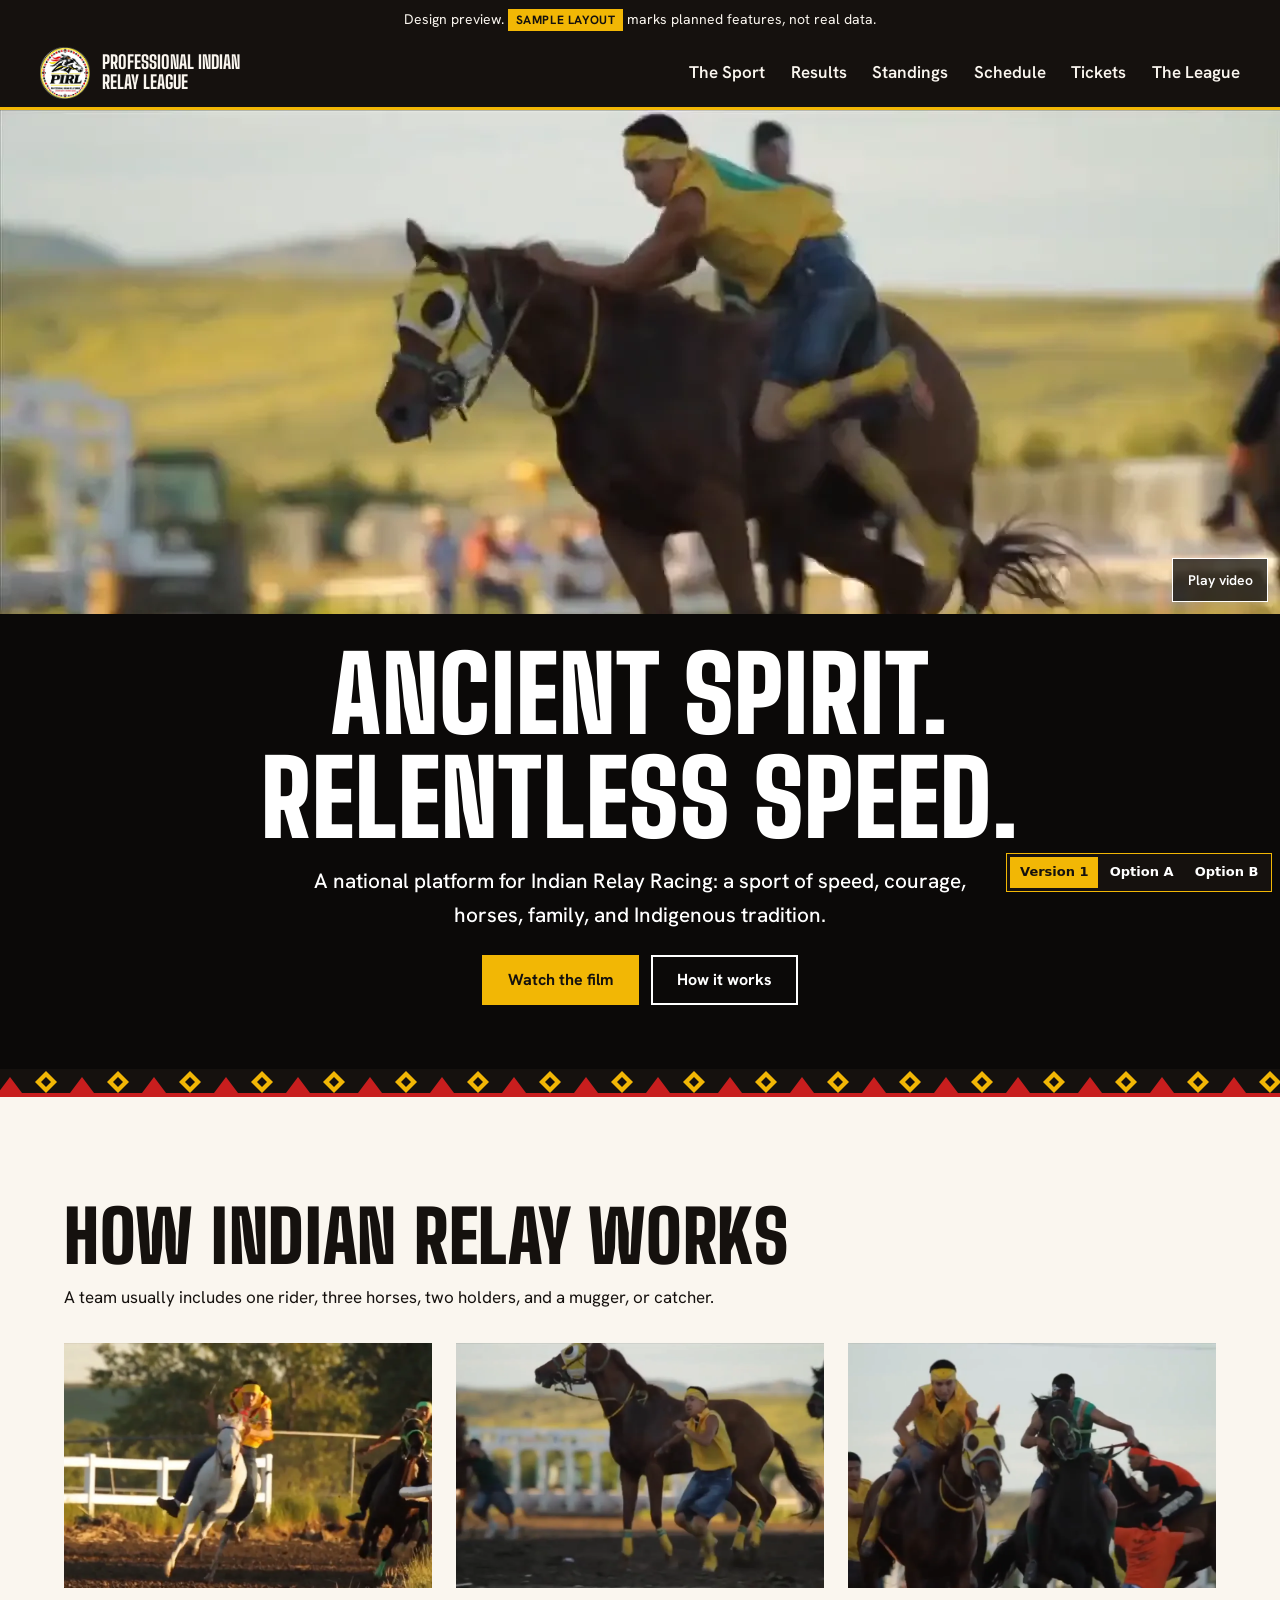
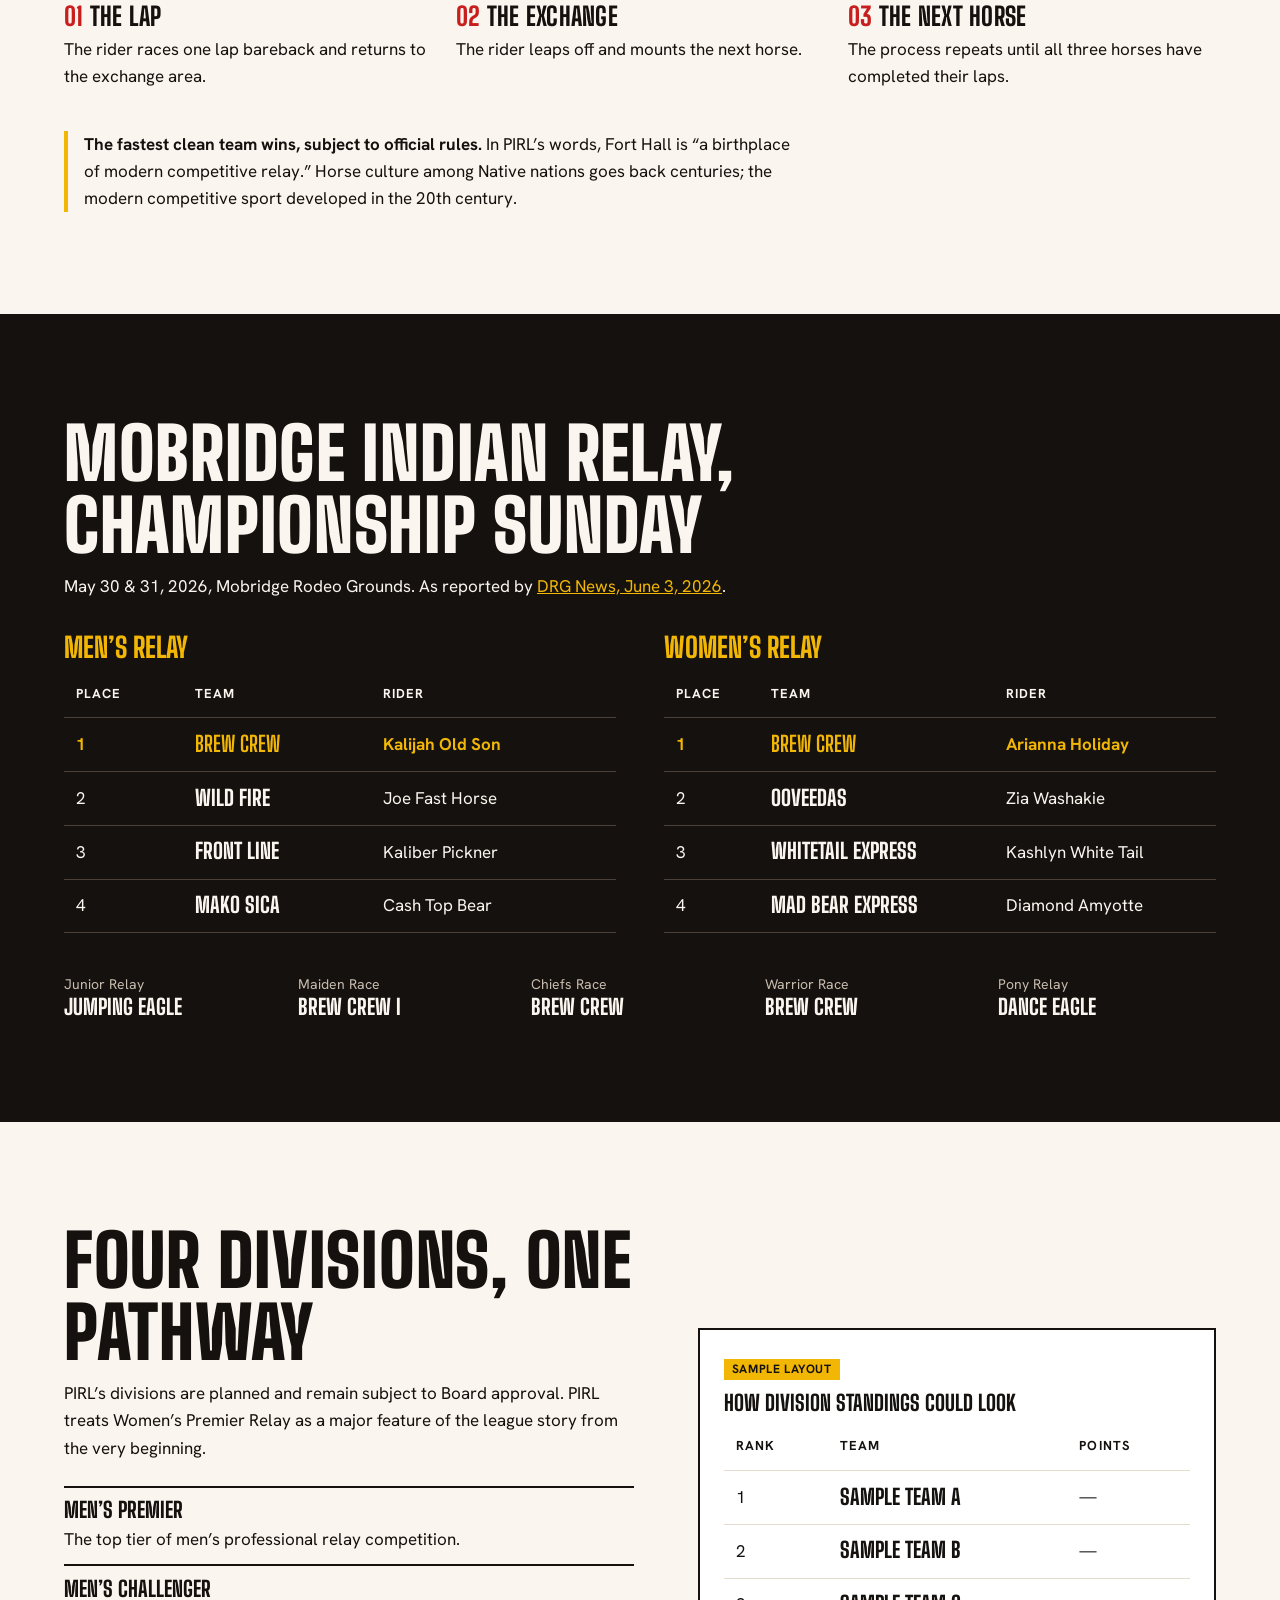
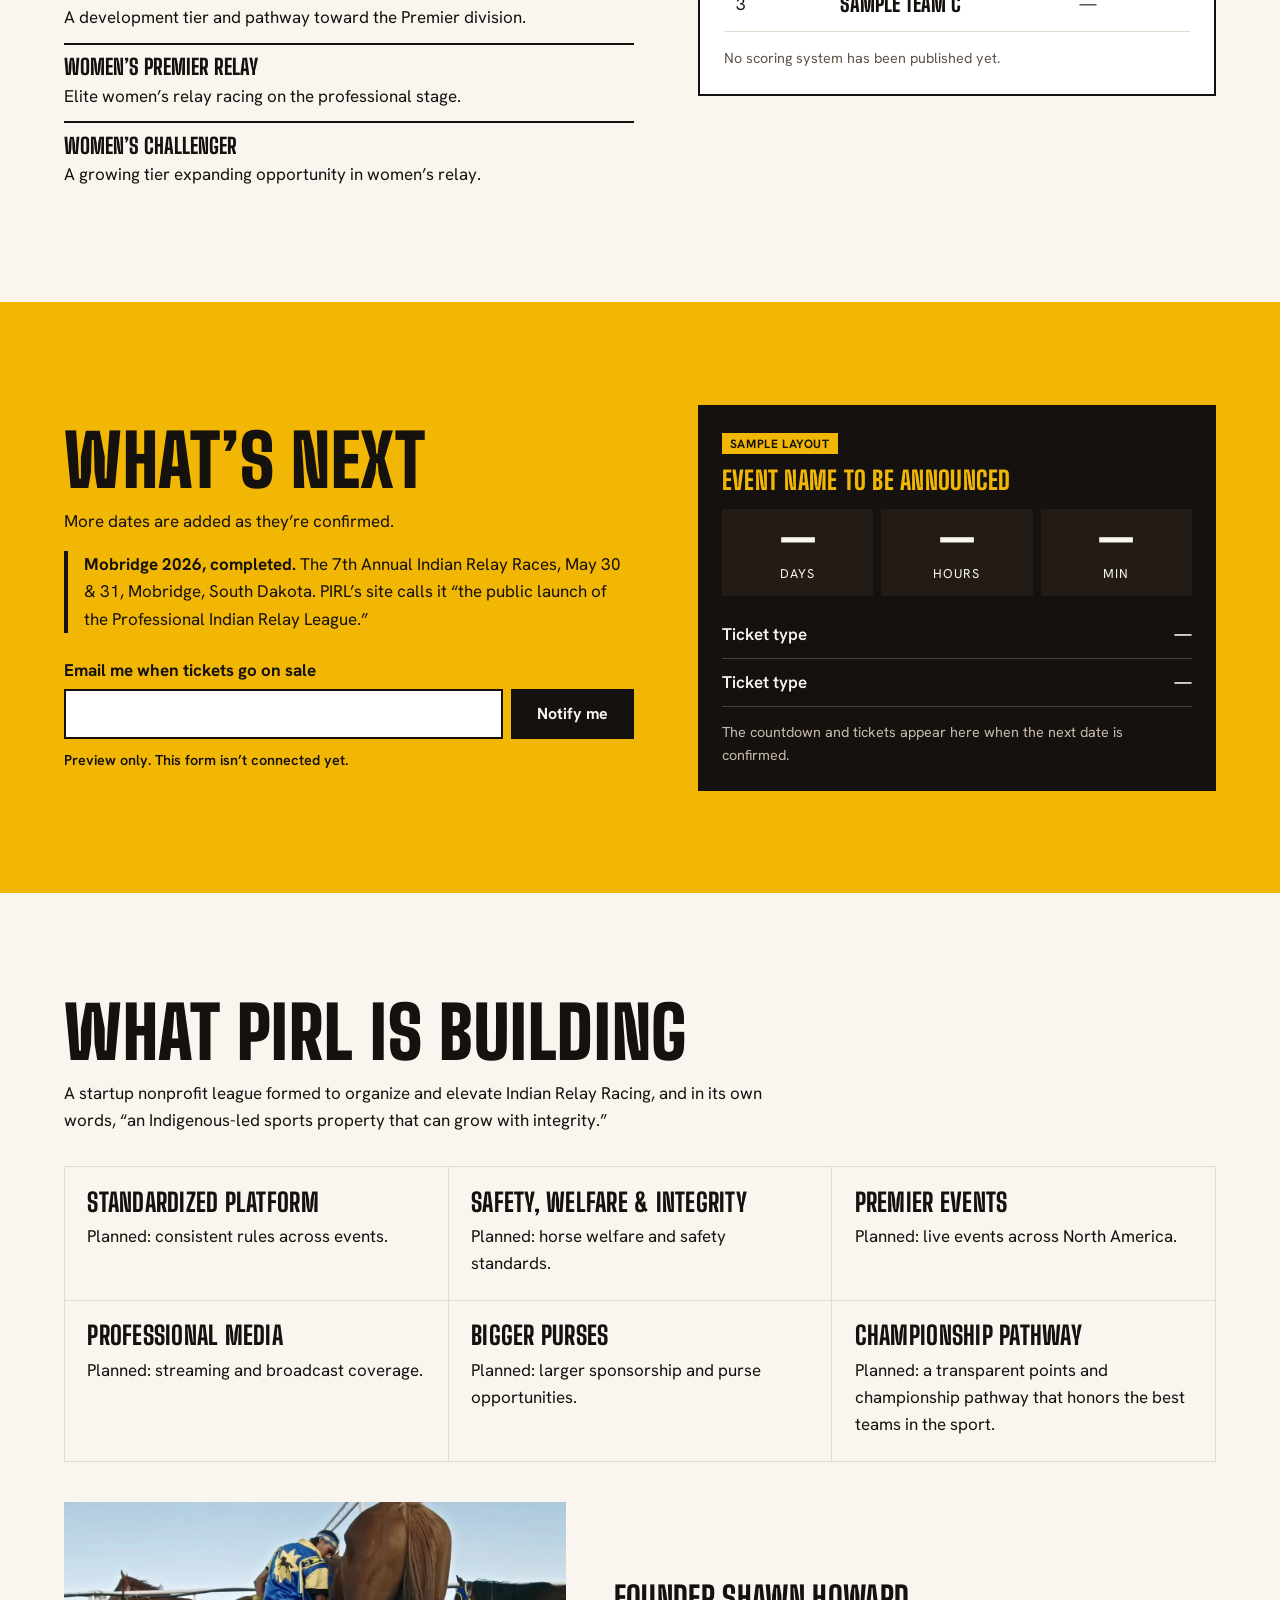
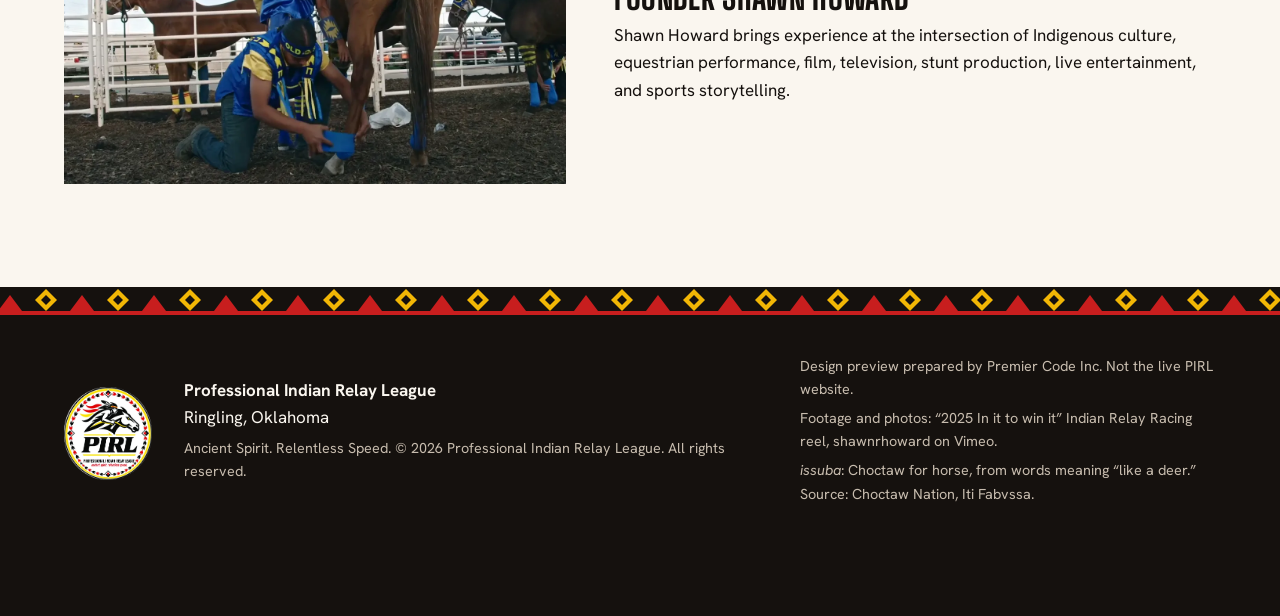
<file: index.html>
<!doctype html>
<html lang="en">
<head>
<meta charset="utf-8">
<meta name="viewport" content="width=device-width, initial-scale=1">
<meta name="robots" content="noindex, nofollow">
<title>PIRL | Professional Indian Relay League</title>
<meta name="description" content="Design preview for the Professional Indian Relay League, based in Ringling, Oklahoma.">
<meta name="theme-color" content="#15110E">
<link rel="icon" href="assets/img/pirl-logo.webp" type="image/webp">
<link rel="preconnect" href="https://fonts.googleapis.com">
<link rel="preconnect" href="https://fonts.gstatic.com" crossorigin>
<link href="https://fonts.googleapis.com/css2?family=Big+Shoulders+Display:wght@700;800;900&family=Hanken+Grotesk:wght@400;500;600;700&display=swap" rel="stylesheet">
<link rel="stylesheet" href="styles.css">
</head>
<body>
<a class="skip" href="#main">Skip to main content</a>

<p class="preview-bar">Design preview. <span class="tag">Sample layout</span> marks planned features, not real data.</p>

<header class="site-head">
  <a class="brand" href="#top">
    <img src="assets/img/pirl-logo.webp" width="466" height="492" alt="">
    <span>Professional Indian Relay League</span>
  </a>
  <nav aria-label="Main">
    <ul>
      <li><a href="#sport">The Sport</a></li>
      <li><a href="#results">Results</a></li>
      <li><a href="#standings">Standings</a></li>
      <li><a href="#schedule">Schedule</a></li>
      <li><a href="#tickets">Tickets</a></li>
      <li><a href="#league">The League</a></li>
    </ul>
  </nav>
</header>

<main id="main">
  <section class="hero" id="top" aria-labelledby="hero-title">
    <div class="plate">
      <video class="hero-media" muted playsinline loop preload="none" width="1280" height="720"
        poster="assets/img/exchange-leap.webp" data-src-lg="assets/video/exchange-720.mp4" data-src-sm="assets/video/exchange-480.mp4"
        aria-label="Slow-motion footage of a rider in gold leaping off one horse and mounting the next as handlers crowd in"></video>
      <button class="motion" type="button" hidden>Pause video</button>
    </div>
    <div class="hero-copy">
      <h1 id="hero-title">Ancient Spirit. <span>Relentless Speed.</span></h1>
      <p class="lede">A national platform for Indian Relay Racing: a sport of speed, courage, horses, family, and Indigenous tradition.</p>
      <div class="actions">
        <a class="btn btn-gold js-film" href="https://vimeo.com/937372652">Watch the film</a>
        <a class="btn btn-ghost" href="#sport">How it works</a>
      </div>
    </div>
  </section>

  <div class="band" aria-hidden="true"></div>

  <section class="sec" id="sport" aria-labelledby="sport-title">
    <div class="wrap">
      <header class="sec-head">
        <h2 id="sport-title">How Indian Relay works</h2>
        <p>A team usually includes one rider, three horses, two holders, and a mugger, or catcher.</p>
      </header>
      <ol class="steps">
        <li>
          <img src="assets/img/rider-grey.webp" width="1280" height="720" loading="lazy" alt="Rider in gold at speed on a grey horse in low sun">
          <h3><span>01</span> The lap</h3>
          <p>The rider races one lap bareback and returns to the exchange area.</p>
        </li>
        <li>
          <img src="assets/img/exchange-land.webp" width="1280" height="720" loading="lazy" alt="Rider in gold landing on the track beside a bay horse">
          <h3><span>02</span> The exchange</h3>
          <p>The rider leaps off and mounts the next horse.</p>
        </li>
        <li>
          <img src="assets/img/exchange-remount.webp" width="1280" height="720" loading="lazy" alt="Rider in gold up on a fresh horse with handlers around, another team alongside">
          <h3><span>03</span> The next horse</h3>
          <p>The process repeats until all three horses have completed their laps.</p>
        </li>
      </ol>
      <p class="history"><strong>The fastest clean team wins, subject to official rules.</strong> In PIRL&rsquo;s words, Fort Hall is &ldquo;a birthplace of modern competitive relay.&rdquo; Horse culture among Native nations goes back centuries; the modern competitive sport developed in the 20th century.</p>
    </div>
  </section>

  <section class="sec sec-ink" id="results" aria-labelledby="results-title">
    <div class="wrap">
      <header class="sec-head">
        <h2 id="results-title">Mobridge Indian Relay, Championship Sunday</h2>
        <p>May 30 &amp; 31, 2026, Mobridge Rodeo Grounds. As reported by <a href="https://drgnews.com/2026/06/03/2026-mobridge-indian-relay-official-results/">DRG News, June 3, 2026</a>.</p>
      </header>
      <!-- PLACEHOLDER: client to confirm spellings and that PIRL may present these results -->
      <div class="finals">
        <table class="board">
          <caption>Men&rsquo;s Relay</caption>
          <thead><tr><th scope="col">Place</th><th scope="col">Team</th><th scope="col">Rider</th></tr></thead>
          <tbody>
            <tr><td>1</td><th scope="row">Brew Crew</th><td>Kalijah Old Son</td></tr>
            <tr><td>2</td><th scope="row">Wild Fire</th><td>Joe Fast Horse</td></tr>
            <tr><td>3</td><th scope="row">Front Line</th><td>Kaliber Pickner</td></tr>
            <tr><td>4</td><th scope="row">Mako Sica</th><td>Cash Top Bear</td></tr>
          </tbody>
        </table>
        <table class="board">
          <caption>Women&rsquo;s Relay</caption>
          <thead><tr><th scope="col">Place</th><th scope="col">Team</th><th scope="col">Rider</th></tr></thead>
          <tbody>
            <tr><td>1</td><th scope="row">Brew Crew</th><td>Arianna Holiday</td></tr>
            <tr><td>2</td><th scope="row">OoVeeDas</th><td>Zia Washakie</td></tr>
            <tr><td>3</td><th scope="row">Whitetail Express</th><td>Kashlyn White Tail</td></tr>
            <tr><td>4</td><th scope="row">Mad Bear Express</th><td>Diamond Amyotte</td></tr>
          </tbody>
        </table>
      </div>
      <dl class="classes">
        <div><dt>Junior Relay</dt><dd>Jumping Eagle</dd></div>
        <div><dt>Maiden Race</dt><dd>Brew Crew I</dd></div>
        <div><dt>Chiefs Race</dt><dd>Brew Crew</dd></div>
        <div><dt>Warrior Race</dt><dd>Brew Crew</dd></div>
        <div><dt>Pony Relay</dt><dd>Dance Eagle</dd></div>
      </dl>
    </div>
  </section>

  <section class="sec" id="standings" aria-labelledby="standings-title">
    <div class="wrap two">
      <div>
        <h2 id="standings-title">Four divisions, one pathway</h2>
        <p>PIRL&rsquo;s divisions are planned and remain subject to Board approval. PIRL treats Women&rsquo;s Premier Relay as a major feature of the league story from the very beginning.</p>
        <dl class="divs">
          <div><dt>Men&rsquo;s Premier</dt><dd>The top tier of men&rsquo;s professional relay competition.</dd></div>
          <div><dt>Men&rsquo;s Challenger</dt><dd>A development tier and pathway toward the Premier division.</dd></div>
          <div><dt>Women&rsquo;s Premier Relay</dt><dd>Elite women&rsquo;s relay racing on the professional stage.</dd></div>
          <div><dt>Women&rsquo;s Challenger</dt><dd>A growing tier expanding opportunity in women&rsquo;s relay.</dd></div>
        </dl>
      </div>
      <div class="sample-card">
        <!-- PLACEHOLDER: replace with live standings once the Board approves scoring -->
        <p class="tag">Sample layout</p>
        <table class="board">
          <caption>How division standings could look</caption>
          <thead><tr><th scope="col">Rank</th><th scope="col">Team</th><th scope="col">Points</th></tr></thead>
          <tbody>
            <tr><td>1</td><th scope="row">Sample Team A</th><td>&mdash;</td></tr>
            <tr><td>2</td><th scope="row">Sample Team B</th><td>&mdash;</td></tr>
            <tr><td>3</td><th scope="row">Sample Team C</th><td>&mdash;</td></tr>
          </tbody>
        </table>
        <p class="fine">No scoring system has been published yet.</p>
      </div>
    </div>
  </section>

  <section class="sec sec-gold" id="schedule" aria-labelledby="schedule-title">
    <div class="wrap two">
      <div>
        <h2 id="schedule-title">What&rsquo;s next</h2>
        <p>More dates are added as they&rsquo;re confirmed.</p>
        <p class="past"><strong>Mobridge 2026, completed.</strong> The 7th Annual Indian Relay Races, May 30 &amp; 31, Mobridge, South Dakota. PIRL&rsquo;s site calls it &ldquo;the public launch of the Professional Indian Relay League.&rdquo;</p>
        <div id="tickets">
          <form class="form" action="#" onsubmit="return false">
            <label for="alert-email">Email me when tickets go on sale</label>
            <div class="field-row">
              <input id="alert-email" name="email" type="email" autocomplete="email">
              <button class="btn btn-dark" type="submit">Notify me</button>
            </div>
            <div class="hp" aria-hidden="true"><label for="alert-site">Leave this empty</label><input id="alert-site" name="website" tabindex="-1" autocomplete="off"></div>
            <p class="fine form-note" role="status">Preview only. This form isn&rsquo;t connected yet.</p>
          </form>
        </div>
      </div>
      <article class="next">
        <!-- PLACEHOLDER: next event, ticket types, prices, vendor -->
        <p class="tag">Sample layout</p>
        <h3>Event name to be announced</h3>
        <div class="clock" role="img" aria-label="Countdown placeholder, no date set">
          <div><b>&mdash;</b><span>Days</span></div>
          <div><b>&mdash;</b><span>Hours</span></div>
          <div><b>&mdash;</b><span>Min</span></div>
        </div>
        <ul class="tiers">
          <li><span>Ticket type</span><b>&mdash;</b></li>
          <li><span>Ticket type</span><b>&mdash;</b></li>
        </ul>
        <p class="fine">The countdown and tickets appear here when the next date is confirmed.</p>
      </article>
    </div>
  </section>

  <section class="sec" id="league" aria-labelledby="league-title">
    <div class="wrap">
      <header class="sec-head">
        <h2 id="league-title">What PIRL is building</h2>
        <p>A startup nonprofit league formed to organize and elevate Indian Relay Racing, and in its own words, &ldquo;an Indigenous-led sports property that can grow with integrity.&rdquo; <!-- PLACEHOLDER: confirm 501(c)(3) wording --></p>
      </header>
      <ul class="pillars">
        <li><h3>Standardized Platform</h3><p>Planned: consistent rules across events.</p></li>
        <li><h3>Safety, Welfare &amp; Integrity</h3><p>Planned: horse welfare and safety standards.</p></li>
        <li><h3>Premier Events</h3><p>Planned: live events across North America.</p></li>
        <li><h3>Professional Media</h3><p>Planned: streaming and broadcast coverage.</p></li>
        <li><h3>Bigger Purses</h3><p>Planned: larger sponsorship and purse opportunities.</p></li>
        <li><h3>Championship Pathway</h3><p>Planned: a transparent points and championship pathway that honors the best teams in the sport.</p></li>
      </ul>
      <div class="founder">
        <img src="assets/img/handlers-wrap.webp" width="1280" height="720" loading="lazy" alt="Two handlers in blue and yellow wrapping a horse's leg at the rails">
        <div>
          <h3>Founder Shawn Howard</h3>
          <p>Shawn Howard brings experience at the intersection of Indigenous culture, equestrian performance, film, television, stunt production, live entertainment, and sports storytelling.</p>
          <!-- PLACEHOLDER: founder heritage story, pending Shawn Howard's confirmation -->
        </div>
      </div>
    </div>
  </section>
</main>

<div class="band" aria-hidden="true"></div>
<footer class="site-foot">
  <div class="wrap foot">
    <img src="assets/img/pirl-logo.webp" width="466" height="492" loading="lazy" alt="PIRL logo: a rider on a galloping horse inside a diamond-patterned ring">
    <div>
      <p><strong>Professional Indian Relay League</strong><br>Ringling, Oklahoma</p>
      <p class="fine">Ancient Spirit. Relentless Speed. &copy; 2026 Professional Indian Relay League. All rights reserved.</p>
    </div>
    <div class="fine">
      <p>Design preview prepared by Premier Code Inc. Not the live PIRL website.</p>
      <p>Footage and photos: &ldquo;2025 In it to win it&rdquo; Indian Relay Racing reel, shawnrhoward on Vimeo. <!-- PLACEHOLDER: confirm footage rights and credit --></p>
      <!-- PLACEHOLDER: word and spelling need review by the Choctaw Nation language department or Shawn Howard -->
      <p><i lang="cho">issuba</i>: Choctaw for horse, from words meaning &ldquo;like a deer.&rdquo; Source: Choctaw Nation, Iti Fabvssa.</p>
    </div>
  </div>
</footer>

<dialog class="film" aria-label="Indian Relay Racing film">
  <button class="film-close" type="button">Close</button>
  <div class="film-frame"></div>
</dialog>

<script src="main.js" defer></script>
<!-- REMOVE AT LAUNCH: option switcher -->
<style class="pv-style">html{scroll-padding-bottom:6rem}.site-foot{padding-bottom:6.5rem}.pv-switch a:focus-visible{outline:2px solid #faf6ef;outline-offset:-2px;box-shadow:inset 0 0 0 4px #15110e}</style>
<nav class="pv-switch" aria-label="Design options" style="position:fixed;right:8px;bottom:8px;z-index:9999;display:flex;flex-wrap:wrap;gap:2px;max-width:calc(100vw - 16px);padding:3px;background:#15110e;border:1px solid #f2b705"><a href="./" aria-current="page" style="color:#15110e;background:#f2b705;padding:.45rem .6rem;min-height:24px;text-decoration:none;font:600 13px/1.3 system-ui,sans-serif">Version 1</a><a href="option-a/" style="color:#fff;background:transparent;padding:.45rem .6rem;min-height:24px;text-decoration:none;font:600 13px/1.3 system-ui,sans-serif">Option A</a><a href="option-b/" style="color:#fff;background:transparent;padding:.45rem .6rem;min-height:24px;text-decoration:none;font:600 13px/1.3 system-ui,sans-serif">Option B</a></nav>
<!-- /REMOVE AT LAUNCH -->
</body>
</html>
</file>
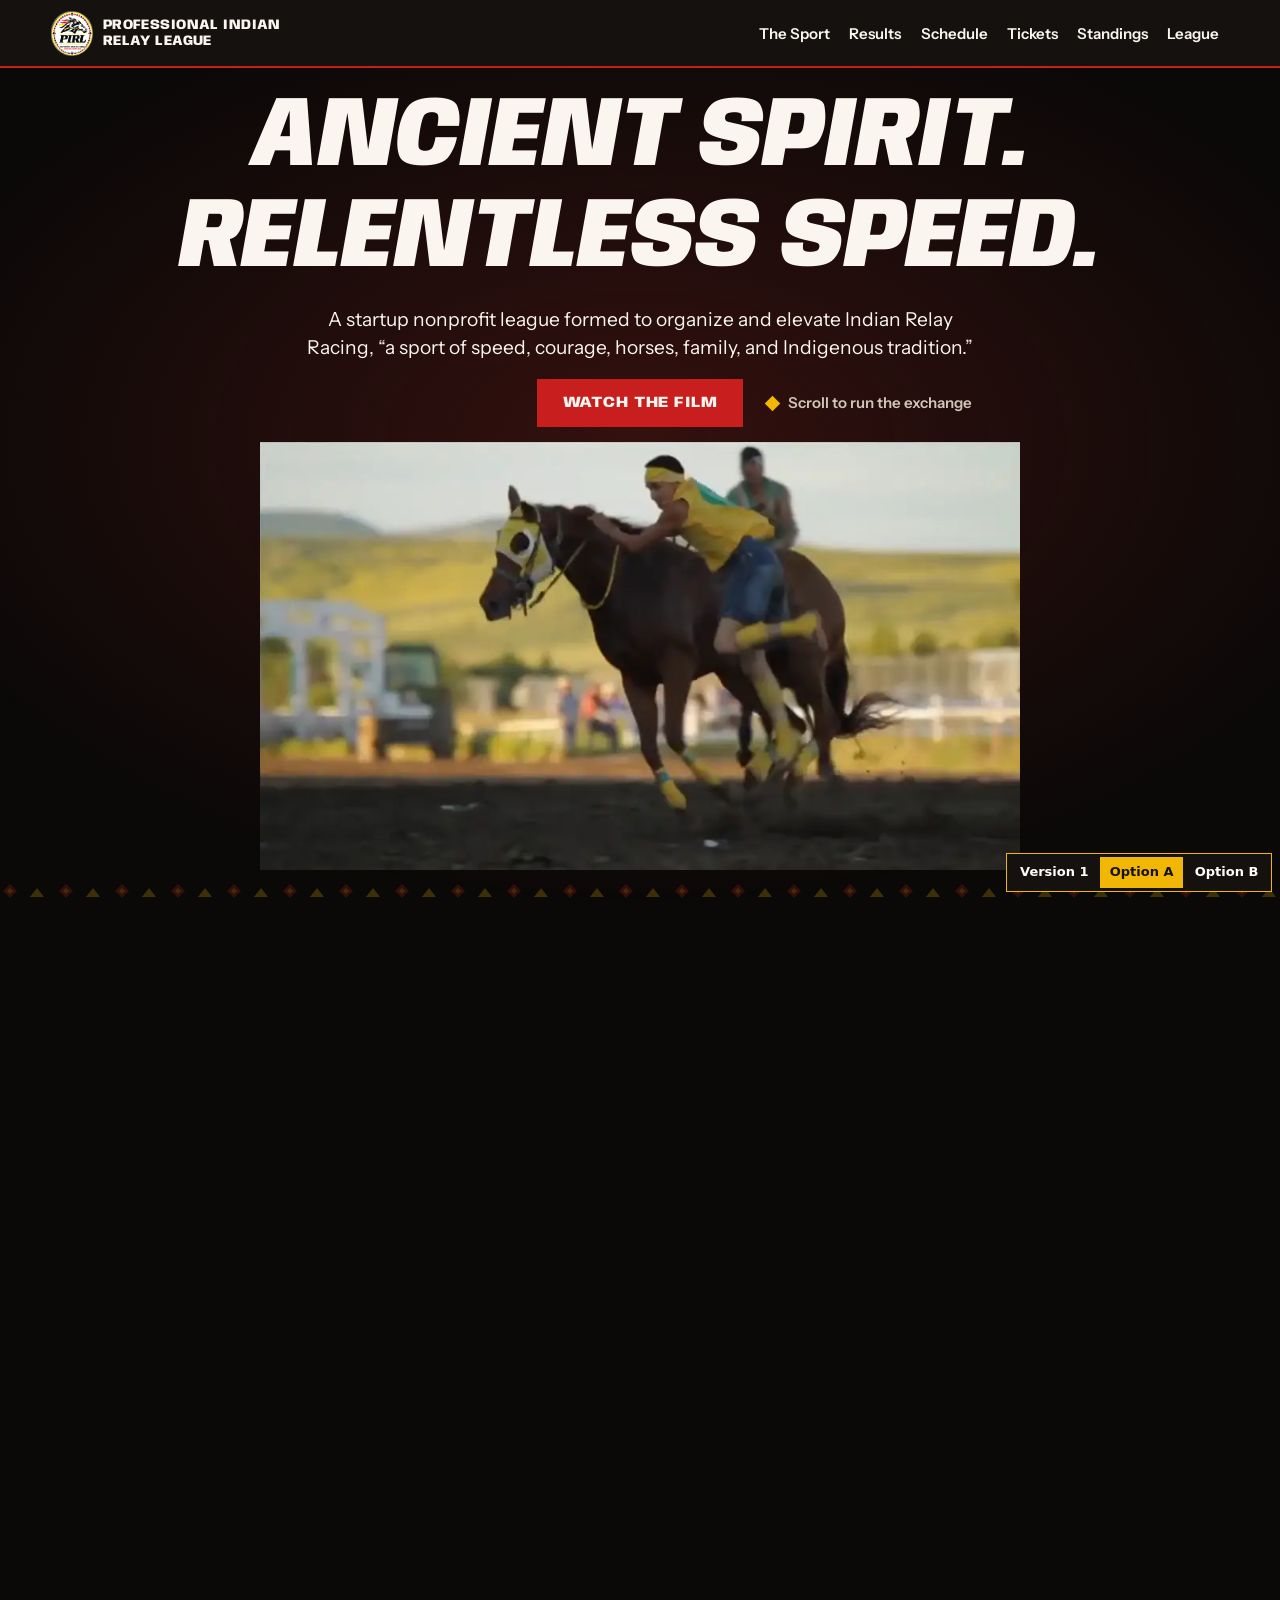
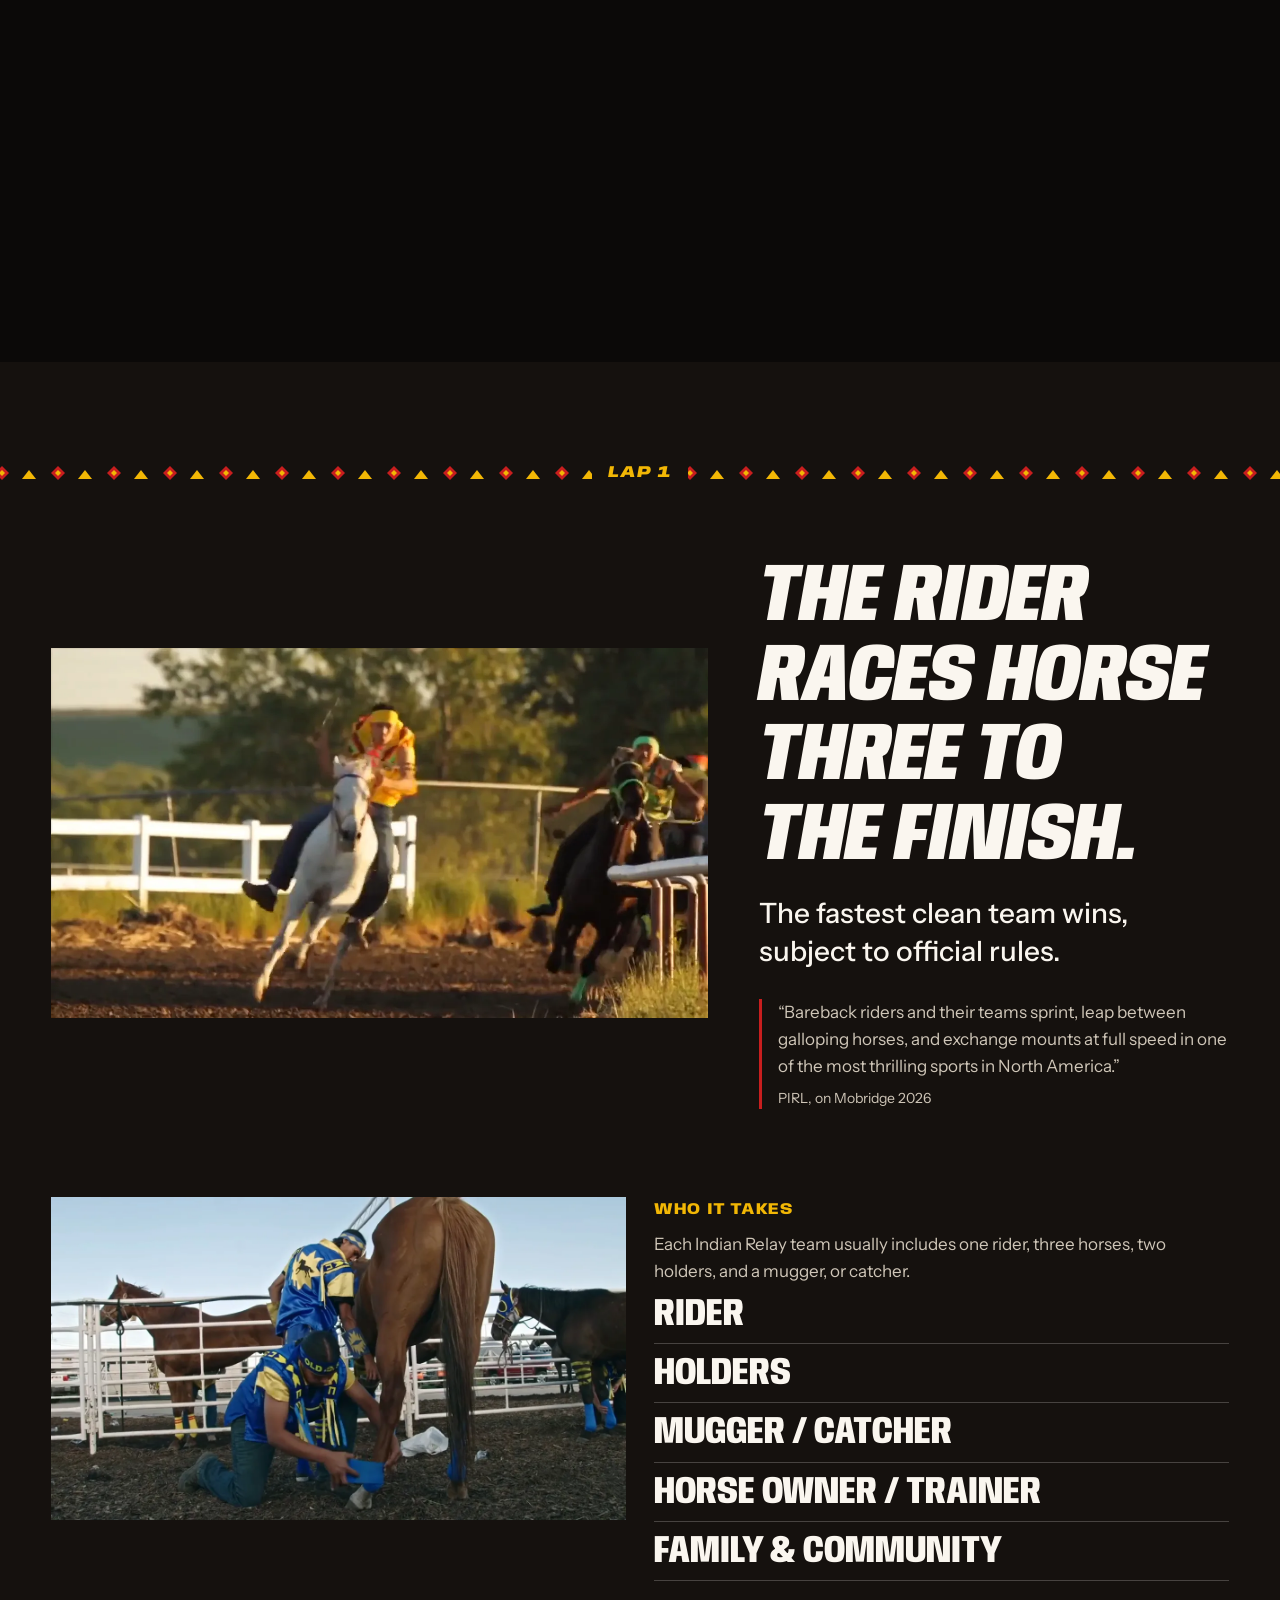
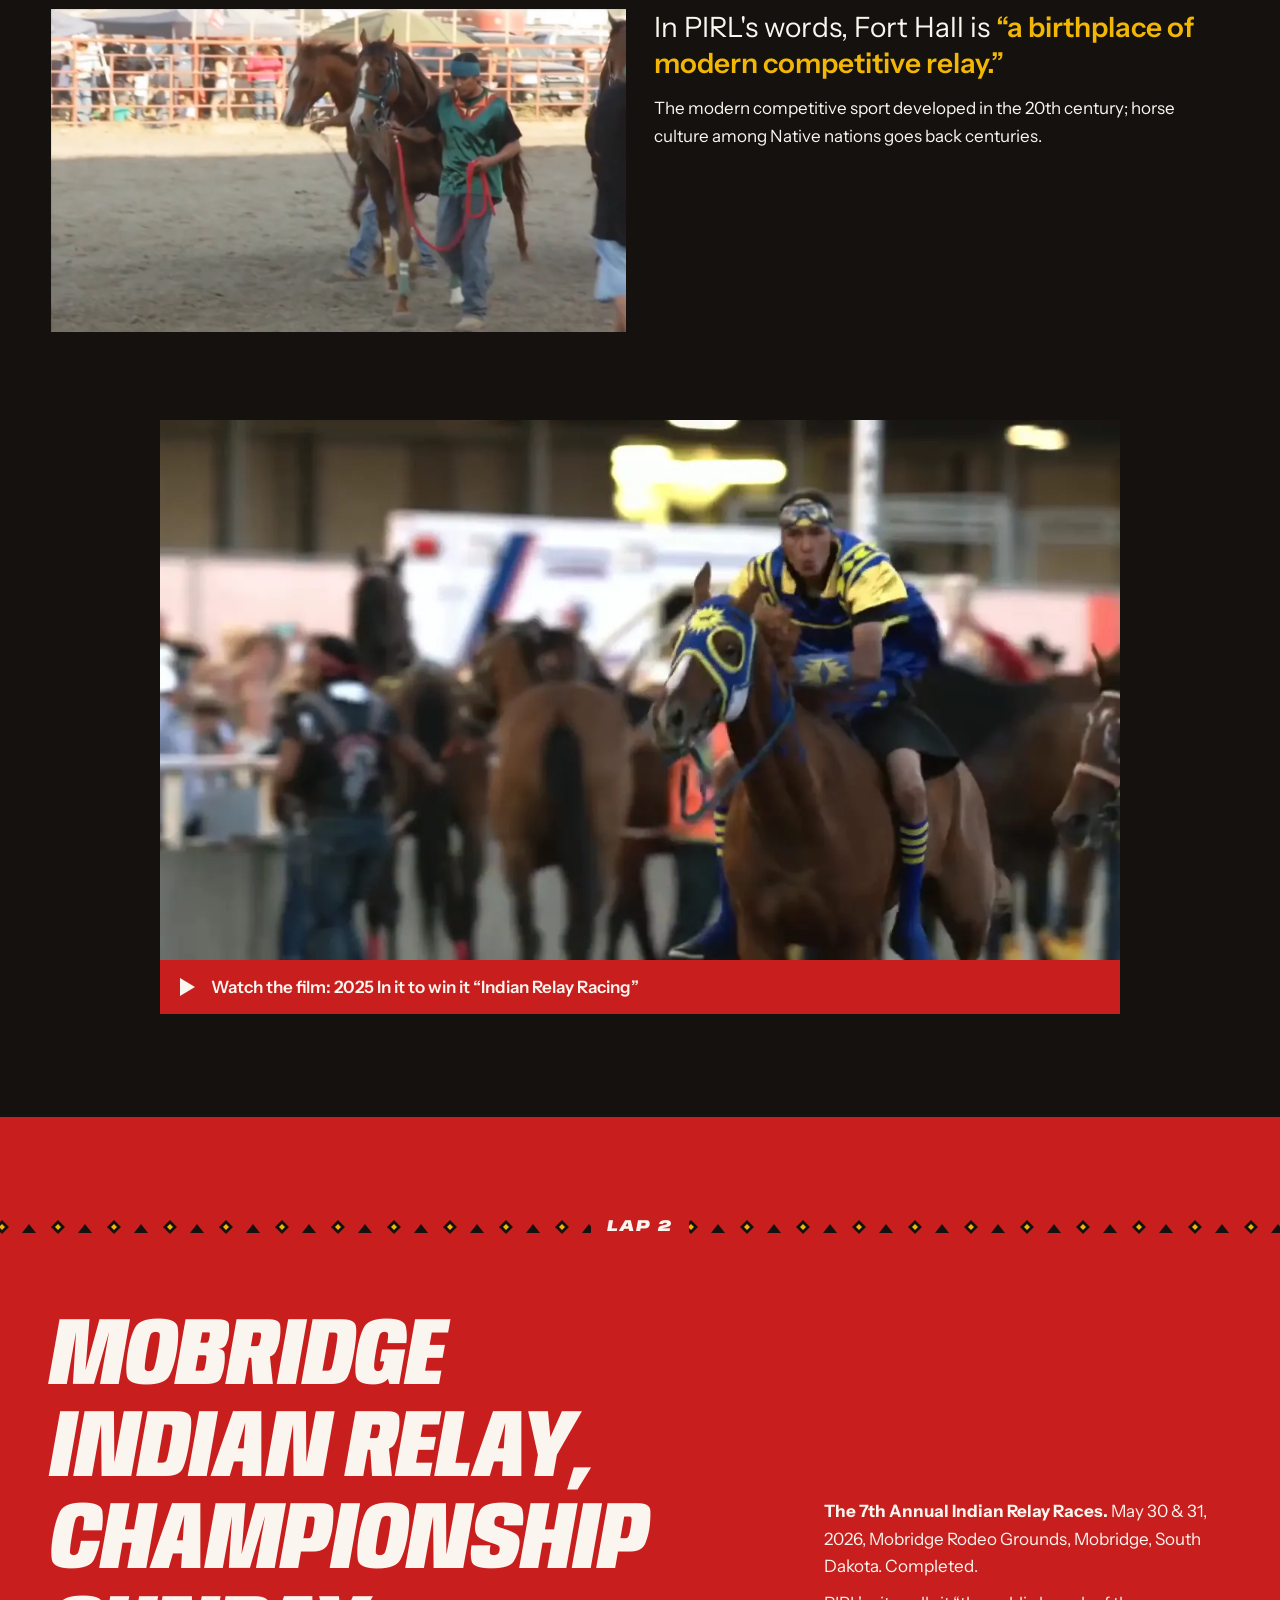
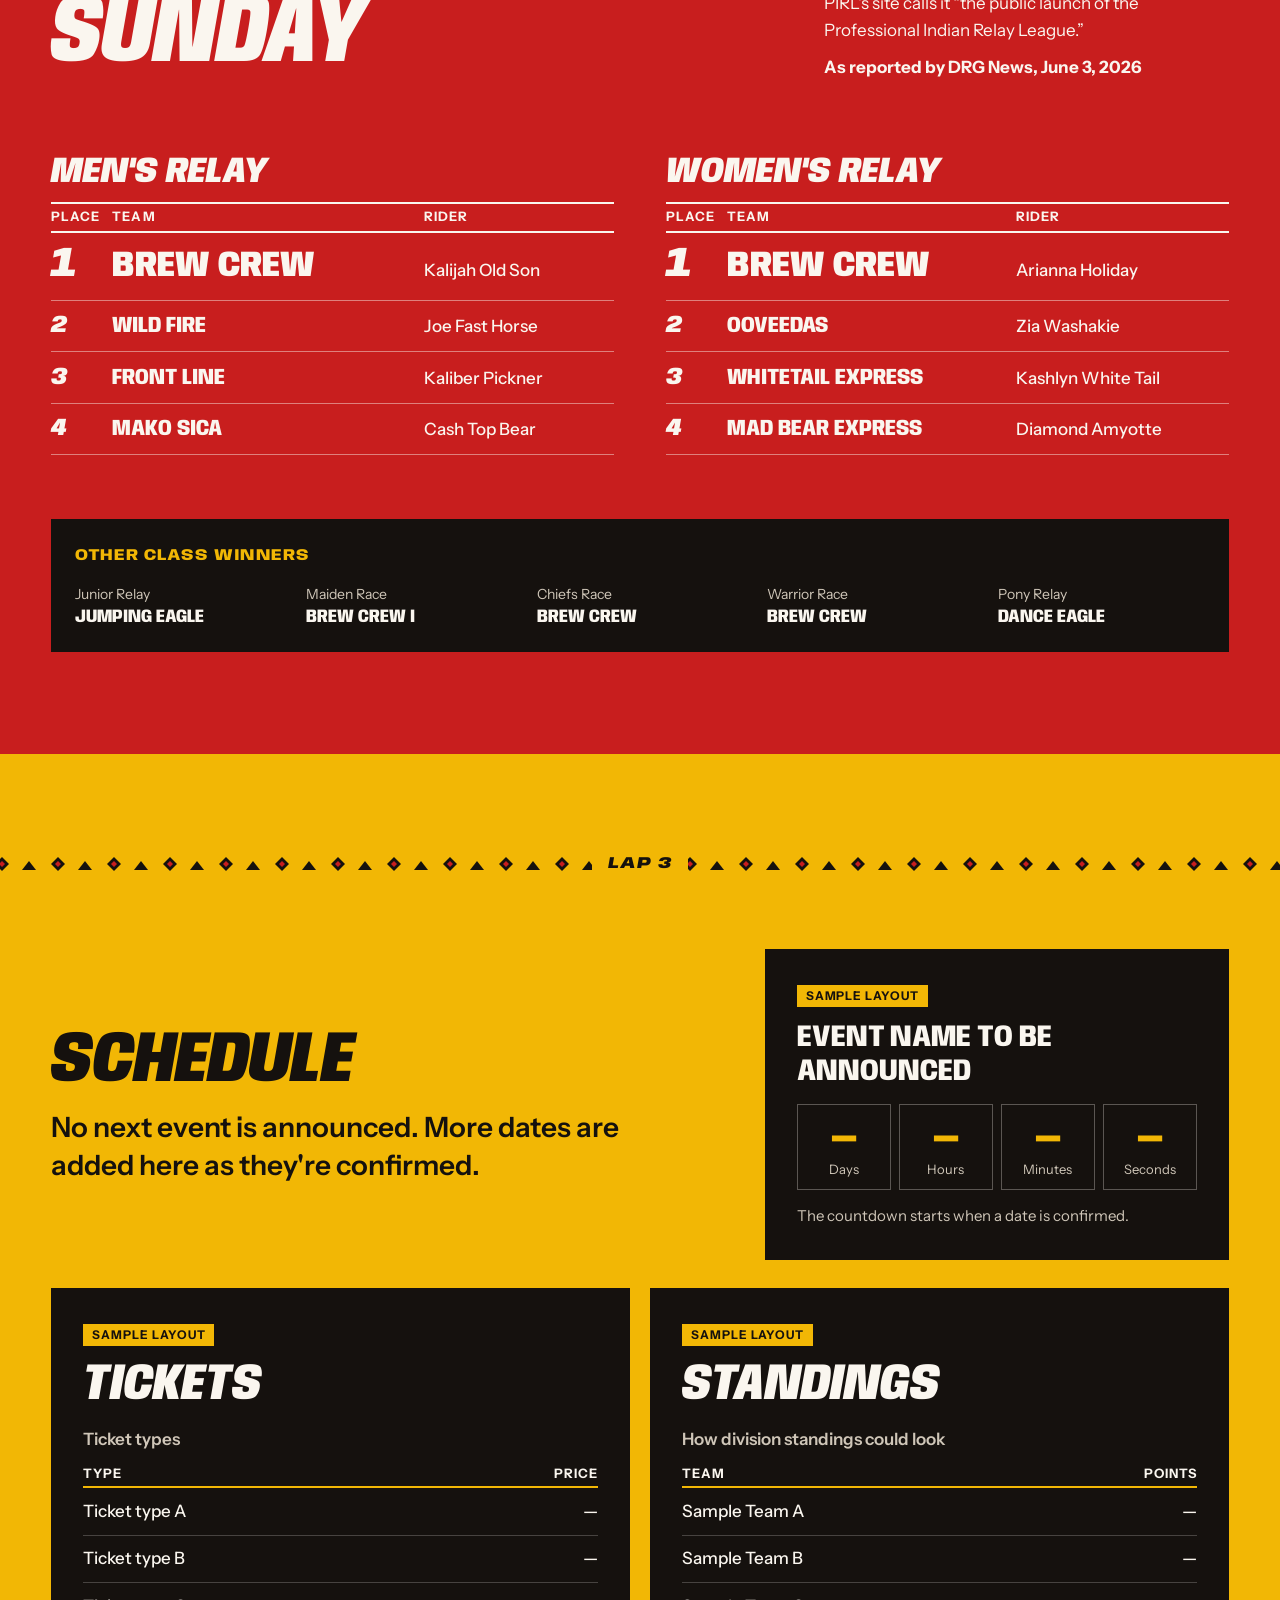
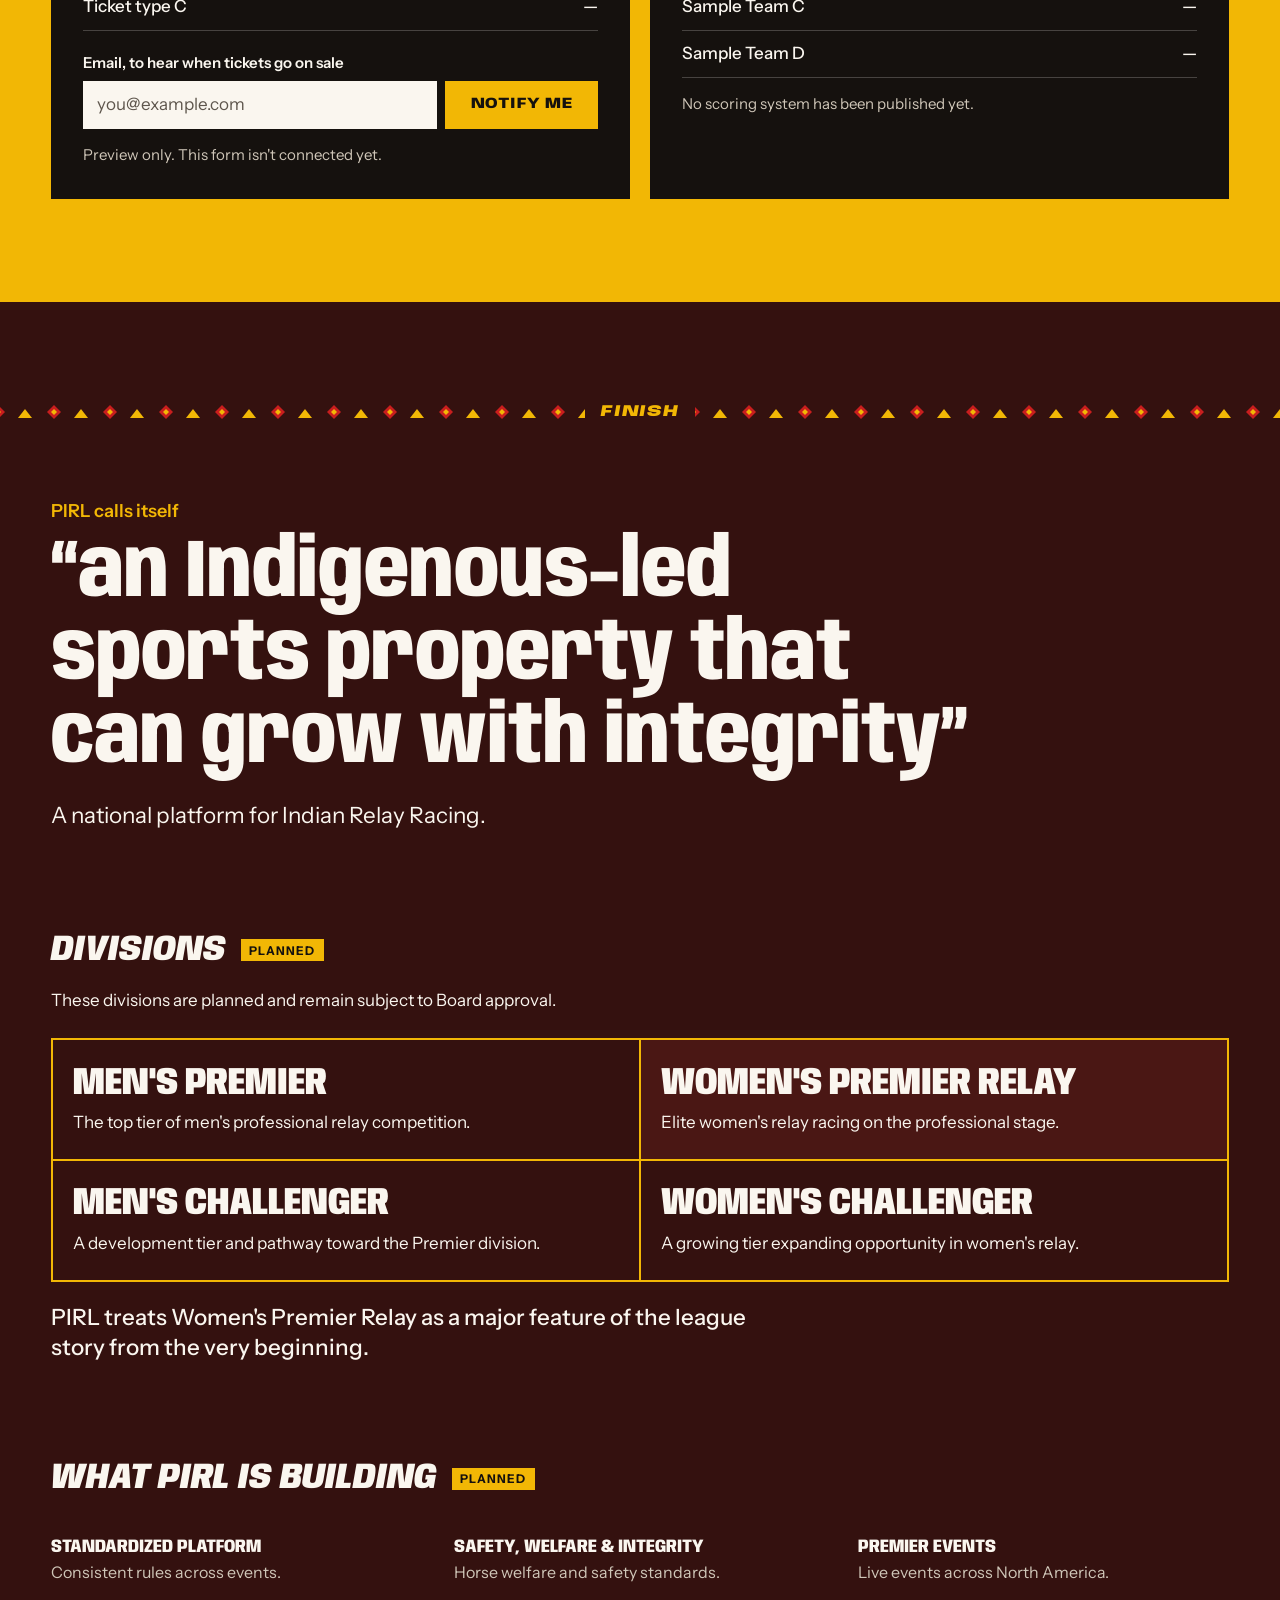
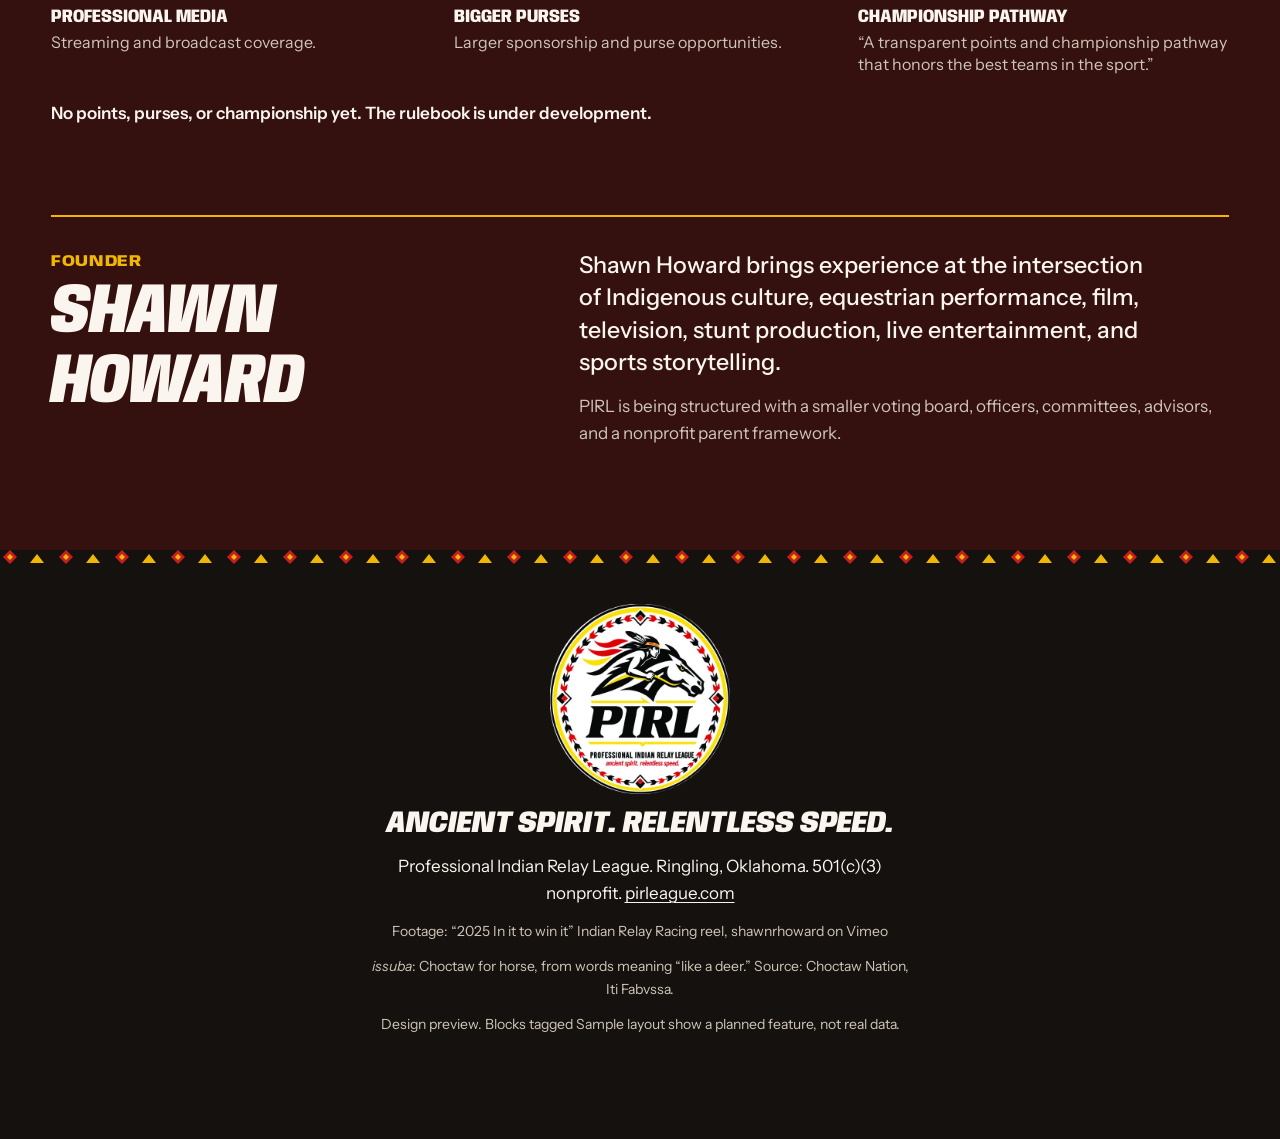
<file: option-a/index.html>
<!doctype html>
<html lang="en">
<head>
<meta charset="utf-8">
<meta name="viewport" content="width=device-width, initial-scale=1">
<meta name="robots" content="noindex, nofollow">
<title>PIRL | Professional Indian Relay League</title>
<meta name="description" content="Design preview for the Professional Indian Relay League, Ringling, Oklahoma.">
<meta name="theme-color" content="#15110E">
<link rel="icon" href="../assets/img/pirl-logo.webp" type="image/webp">
<link rel="preconnect" href="https://fonts.googleapis.com">
<link rel="preconnect" href="https://fonts.gstatic.com" crossorigin>
<link href="https://fonts.googleapis.com/css2?family=Anybody:ital,wdth,wght@0,50..150,100..900;1,50..150,100..900&family=Instrument+Sans:wdth,wght@75..100,400..700&display=swap" rel="stylesheet">
<link rel="stylesheet" href="styles.css">
<script>
/* Runs before paint so the pinned layout never flashes. The scrub is an enhancement:
   no JS, reduced motion, very short or very tall windows all get stacked stills. */
(function (d) {
  d.classList.add('js');
  if (matchMedia('(prefers-reduced-motion: no-preference) and (min-height: 480px) and (max-height: 1599px)').matches) d.classList.add('scrub');
})(document.documentElement);
</script>
</head>
<body id="top">
<a class="skip" href="#main">Skip to main content</a>

<header class="head">
  <a class="brand" href="#top">
    <img src="../assets/img/pirl-logo.webp" width="466" height="492" alt="">
    <span>Professional Indian Relay League</span>
  </a>
  <nav aria-label="Main">
    <ul>
      <li><a href="#sport">The Sport</a></li>
      <li><a href="#results">Results</a></li>
      <li><a href="#schedule">Schedule</a></li>
      <li><a href="#tickets">Tickets</a></li>
      <li><a href="#standings">Standings</a></li>
      <li><a href="#league">League</a></li>
    </ul>
  </nav>
</header>

<main id="main">

  <!-- HERO + SIGNATURE: pinned, scroll-scrubbed exchange. Without the scrub this is intro, still, then four stacked steps. -->
  <section class="run" aria-labelledby="page-title">
    <div class="stage">
      <div class="intro">
        <h1 id="page-title">
          <span class="h1-name">Professional Indian Relay League:</span>
          <span class="h1-line">Ancient Spirit.</span>
          <span class="h1-line">Relentless Speed.</span>
        </h1>
        <p class="intro-lede">A startup nonprofit league formed to organize and elevate Indian Relay Racing, &ldquo;a sport of speed, courage, horses, family, and Indigenous tradition.&rdquo;</p>
        <div class="intro-actions">
          <a class="btn btn--solid js-film" href="https://vimeo.com/937372652">Watch the film</a>
          <span class="cue"><i aria-hidden="true"></i><span>Scroll to run the exchange</span></span>
        </div>
      </div>

      <div class="frame">
        <img class="frame-still" src="../assets/img/seq/f03.webp" width="960" height="540" alt="A rider in gold swings off a bay horse in yellow blinkers at a gallop, a second rider close behind." fetchpriority="high">
        <canvas class="frame-canvas" width="960" height="540" role="img" aria-label="Frame sequence of a horse exchange: a rider in gold leaps off a bay horse, lands, disappears among the handlers and rises on a fresh horse."></canvas>
      </div>
      <div class="band band--run" aria-hidden="true"></div>

      <h2 class="steps-title">How an exchange works</h2>
      <ol class="steps">
        <li class="step">
          <img src="../assets/img/exchange-leap.webp" width="1280" height="720" loading="lazy" alt="At sunset, a rider in gold swings off a bay horse in yellow blinkers, a second rider behind.">
          <div>
            <h3>The exchange</h3>
            <p>The rider races one lap bareback, returns to the exchange area and leaps off.</p>
          </div>
        </li>
        <li class="step">
          <img src="../assets/img/seq/f30.webp" width="960" height="540" loading="lazy" alt="In a crush of horses and handlers, a rider in gold rises above the backs of the horses.">
          <div>
            <h3>The next horse</h3>
            <p>Then the rider mounts the next horse.</p>
          </div>
        </li>
        <li class="step">
          <img src="../assets/img/exchange-remount.webp" width="1280" height="720" loading="lazy" alt="A rider in gold up on a fresh horse, handlers around, a second team in green alongside.">
          <div>
            <h3>Again</h3>
            <p>The process repeats until all three horses have completed their laps.</p>
          </div>
        </li>
      </ol>
    </div>
  </section>

  <!-- LAP 1: THE SPORT -->
  <section class="sec sec--sport" id="sport" aria-labelledby="sport-h">
    <p class="lap"><span class="band" aria-hidden="true"></span><span class="lap-name">Lap 1</span><span class="band" aria-hidden="true"></span></p>

    <div class="finish-line">
      <figure class="plate">
        <img src="../assets/img/rider-grey.webp" width="1280" height="720" loading="lazy" alt="A rider in gold on a grey horse at speed in low sun, a second rider behind.">
      </figure>
      <div class="finish-copy">
        <h2 id="sport-h">The rider races Horse Three to the finish.</h2>
        <p class="big">The fastest clean team wins, subject to official rules.</p>
        <blockquote>
          <p>&ldquo;Bareback riders and their teams sprint, leap between galloping horses, and exchange mounts at full speed in one of the most thrilling sports in North America.&rdquo;</p>
          <footer>PIRL, on Mobridge 2026</footer>
        </blockquote>
      </div>
    </div>

    <div class="roster">
      <figure class="plate plate--a">
        <img src="../assets/img/handlers-wrap.webp" width="1280" height="720" loading="lazy" alt="Two handlers in blue and yellow wrap a horse's leg at the rails.">
      </figure>
      <div class="roles">
        <h3>Who it takes</h3>
        <p class="roles-note">Each Indian Relay team usually includes one rider, three horses, two holders, and a mugger, or catcher.</p>
        <ul>
          <li>Rider</li>
          <li>Holders</li>
          <li>Mugger / Catcher</li>
          <li>Horse Owner / Trainer</li>
          <li>Family &amp; Community</li>
        </ul>
      </div>
      <figure class="plate plate--b">
        <img src="../assets/img/horses-walk.webp" width="1280" height="720" loading="lazy" alt="A handler in green leads two horses across sand.">
      </figure>
      <div class="history">
        <p>In PIRL's words, Fort Hall is <strong>&ldquo;a birthplace of modern competitive relay.&rdquo;</strong></p>
        <p>The modern competitive sport developed in the 20th century; horse culture among Native nations goes back centuries.</p>
      </div>
    </div>

    <div class="film">
      <a class="film-poster js-film" href="https://vimeo.com/937372652">
        <img src="../assets/img/rider-start.webp" width="1280" height="720" loading="lazy" alt="">
        <span class="film-label">
          <span class="film-play" aria-hidden="true"></span>
          <span>Watch the film: <cite>2025 In it to win it &ldquo;Indian Relay Racing&rdquo;</cite></span>
        </span>
      </a>
    </div>
  </section>

  <!-- THE EXCHANGE: RESULTS -->
  <section class="sec sec--results" id="results" aria-labelledby="results-h">
    <p class="lap"><span class="band" aria-hidden="true"></span><span class="lap-name">Lap 2</span><span class="band" aria-hidden="true"></span></p>

    <div class="results-head">
      <h2 id="results-h">Mobridge Indian Relay, Championship Sunday</h2>
      <div class="results-meta">
        <p><strong>The 7th Annual Indian Relay Races.</strong> May 30 &amp; 31, 2026, Mobridge Rodeo Grounds, Mobridge, South Dakota. Completed.</p>
        <p>PIRL's site calls it &ldquo;the public launch of the Professional Indian Relay League.&rdquo;</p>
        <p class="credit">As reported by DRG News, June 3, 2026</p>
      </div>
    </div>

    <!-- PLACEHOLDER: team and rider name spellings need client confirmation. -->
    <div class="podiums">
      <table class="podium">
        <caption>Men's Relay</caption>
        <thead><tr><th scope="col">Place</th><th scope="col">Team</th><th scope="col">Rider</th></tr></thead>
        <tbody>
          <tr><td>1</td><th scope="row">Brew Crew</th><td>Kalijah Old Son</td></tr>
          <tr><td>2</td><th scope="row">Wild Fire</th><td>Joe Fast Horse</td></tr>
          <tr><td>3</td><th scope="row">Front Line</th><td>Kaliber Pickner</td></tr>
          <tr><td>4</td><th scope="row">Mako Sica</th><td>Cash Top Bear</td></tr>
        </tbody>
      </table>
      <table class="podium">
        <caption>Women's Relay</caption>
        <thead><tr><th scope="col">Place</th><th scope="col">Team</th><th scope="col">Rider</th></tr></thead>
        <tbody>
          <tr><td>1</td><th scope="row">Brew Crew</th><td>Arianna Holiday</td></tr>
          <tr><td>2</td><th scope="row">OoVeeDas</th><td>Zia Washakie</td></tr>
          <tr><td>3</td><th scope="row">Whitetail Express</th><td>Kashlyn White Tail</td></tr>
          <tr><td>4</td><th scope="row">Mad Bear Express</th><td>Diamond Amyotte</td></tr>
        </tbody>
      </table>
    </div>

    <div class="classes">
      <h3>Other class winners</h3>
      <dl>
        <div><dt>Junior Relay</dt><dd>Jumping Eagle</dd></div>
        <div><dt>Maiden Race</dt><dd>Brew Crew I</dd></div>
        <div><dt>Chiefs Race</dt><dd>Brew Crew</dd></div>
        <div><dt>Warrior Race</dt><dd>Brew Crew</dd></div>
        <div><dt>Pony Relay</dt><dd>Dance Eagle</dd></div>
      </dl>
    </div>
  </section>

  <!-- LAP 3: SCHEDULE, TICKETS, STANDINGS -->
  <section class="sec sec--finish" aria-label="Schedule, tickets and standings">
    <p class="lap"><span class="band" aria-hidden="true"></span><span class="lap-name">Lap 3</span><span class="band" aria-hidden="true"></span></p>

    <div class="sched" id="schedule">
      <div class="sched-lead">
        <h2>Schedule</h2>
        <p class="big">No next event is announced. More dates are added here as they're confirmed.</p>
      </div>
      <div class="panel countdown">
        <p class="tag">Sample layout</p>
        <p class="countdown-event">Event name to be announced</p>
        <ul class="clock" aria-label="Countdown, not running">
          <li><b>&mdash;</b> Days</li>
          <li><b>&mdash;</b> Hours</li>
          <li><b>&mdash;</b> Minutes</li>
          <li><b>&mdash;</b> Seconds</li>
        </ul>
        <p class="panel-note">The countdown starts when a date is confirmed.</p>
      </div>
    </div>

    <div class="pair">
      <div class="panel" id="tickets">
        <p class="tag">Sample layout</p>
        <h2>Tickets</h2>
        <table class="plain">
          <caption>Ticket types</caption>
          <thead><tr><th scope="col">Type</th><th scope="col">Price</th></tr></thead>
          <tbody>
            <tr><th scope="row">Ticket type A</th><td>&mdash;</td></tr>
            <tr><th scope="row">Ticket type B</th><td>&mdash;</td></tr>
            <tr><th scope="row">Ticket type C</th><td>&mdash;</td></tr>
          </tbody>
        </table>
        <!-- PLACEHOLDER: when connected, add reCAPTCHA v3 alongside the honeypot, and server-side handling. -->
        <form class="notify" id="notify" action="#tickets" autocomplete="on">
          <label for="notify-email">Email, to hear when tickets go on sale</label>
          <div class="notify-row">
            <input id="notify-email" name="email" type="email" required autocomplete="email" placeholder="you@example.com">
            <button class="btn btn--gold" type="submit" disabled>Notify me</button>
          </div>
          <div class="hp" aria-hidden="true">
            <label for="notify-company">Leave this field empty</label>
            <input id="notify-company" name="company" type="text" tabindex="-1" autocomplete="off">
          </div>
          <p class="panel-note" id="notify-note">Preview only. This form isn't connected yet.</p>
          <p class="notify-status" role="status"></p>
        </form>
      </div>

      <div class="panel" id="standings">
        <p class="tag">Sample layout</p>
        <h2>Standings</h2>
        <div class="standings-panel" id="standings-panel">
          <table class="plain">
            <caption>How division standings could look</caption>
            <thead><tr><th scope="col">Team</th><th scope="col">Points</th></tr></thead>
            <tbody>
              <tr><th scope="row">Sample Team A</th><td>&mdash;</td></tr>
              <tr><th scope="row">Sample Team B</th><td>&mdash;</td></tr>
              <tr><th scope="row">Sample Team C</th><td>&mdash;</td></tr>
              <tr><th scope="row">Sample Team D</th><td>&mdash;</td></tr>
            </tbody>
          </table>
        </div>
        <p class="panel-note">No scoring system has been published yet.</p>
      </div>
    </div>
  </section>

  <!-- FINISH: THE LEAGUE -->
  <section class="sec sec--league" id="league" aria-labelledby="league-h">
    <p class="lap"><span class="band" aria-hidden="true"></span><span class="lap-name">Finish</span><span class="band" aria-hidden="true"></span></p>

    <div class="league-head">
      <p class="lead-in">PIRL calls itself</p>
      <h2 id="league-h">&ldquo;an Indigenous-led sports property that can grow with integrity&rdquo;</h2>
      <p class="league-sub">A national platform for Indian Relay Racing.</p>
    </div>

    <div class="divisions">
      <h3>Divisions <span class="tag tag--plan">Planned</span></h3>
      <p class="divisions-note">These divisions are planned and remain subject to Board approval.</p>
      <ul class="matrix">
        <li class="cell"><h4>Men's Premier</h4><p>The top tier of men's professional relay competition.</p></li>
        <li class="cell cell--w"><h4>Women's Premier Relay</h4><p>Elite women's relay racing on the professional stage.</p></li>
        <li class="cell"><h4>Men's Challenger</h4><p>A development tier and pathway toward the Premier division.</p></li>
        <li class="cell"><h4>Women's Challenger</h4><p>A growing tier expanding opportunity in women's relay.</p></li>
      </ul>
      <p class="divisions-feature">PIRL treats Women's Premier Relay as a major feature of the league story from the very beginning.</p>
    </div>

    <div class="building">
      <h3>What PIRL is building <span class="tag tag--plan">Planned</span></h3>
      <ul class="posts">
        <li><h4>Standardized Platform</h4><p>Consistent rules across events.</p></li>
        <li><h4>Safety, Welfare &amp; Integrity</h4><p>Horse welfare and safety standards.</p></li>
        <li><h4>Premier Events</h4><p>Live events across North America.</p></li>
        <li><h4>Professional Media</h4><p>Streaming and broadcast coverage.</p></li>
        <li><h4>Bigger Purses</h4><p>Larger sponsorship and purse opportunities.</p></li>
        <li><h4>Championship Pathway</h4><p>&ldquo;A transparent points and championship pathway that honors the best teams in the sport.&rdquo;</p></li>
      </ul>
      <p class="building-note">No points, purses, or championship yet. The rulebook is under development.</p>
    </div>

    <div class="founder">
      <div class="founder-name">
        <h3>Founder</h3>
        <p>Shawn Howard</p>
      </div>
      <div class="founder-copy">
        <p>Shawn Howard brings experience at the intersection of Indigenous culture, equestrian performance, film, television, stunt production, live entertainment, and sports storytelling.</p>
        <!-- PLACEHOLDER: founder heritage story, pending Shawn Howard's confirmation -->
        <p>PIRL is being structured with a smaller voting board, officers, committees, advisors, and a nonprofit parent framework.</p>
      </div>
    </div>
  </section>
</main>

<footer class="foot">
  <div class="band" aria-hidden="true"></div>
  <div class="foot-grid">
    <img src="../assets/img/pirl-logo.webp" width="466" height="492" loading="lazy" alt="PIRL logo: a rider on a galloping horse inside a ring of diamonds and chevrons">
    <p class="foot-tag">Ancient Spirit. Relentless Speed.</p>
    <!-- PLACEHOLDER: confirm 501(c)(3) status wording with the client. Never print EIN or PO box. -->
    <p>Professional Indian Relay League. Ringling, Oklahoma. 501(c)(3) nonprofit. <a href="https://pirleague.com">pirleague.com</a></p>
    <p class="foot-small">Footage: &ldquo;2025 In it to win it&rdquo; Indian Relay Racing reel, shawnrhoward on Vimeo</p>
    <!-- PLACEHOLDER: "issuba" word note needs client sign-off before any use. Allowed once, small, apart from the founder. -->
        <p class="foot-small"><i lang="cho">issuba</i>: Choctaw for horse, from words meaning &ldquo;like a deer.&rdquo; Source: Choctaw Nation, Iti Fabvssa.</p>
    <p class="foot-small">Design preview. Blocks tagged Sample layout show a planned feature, not real data.</p>
  </div>
</footer>

<dialog class="modal" id="film-modal" aria-label="Film: 2025 In it to win it, Indian Relay Racing">
  <div class="modal-inner">
    <div class="modal-bar">
      <p>2025 In it to win it &ldquo;Indian Relay Racing&rdquo;</p>
      <button class="btn btn--ghost" type="button" id="film-close">Close</button>
    </div>
    <div class="modal-frame" id="film-slot"></div>
  </div>
</dialog>

<script src="main.js" defer onerror="document.documentElement.classList.remove('scrub')"></script>
<!-- REMOVE AT LAUNCH: option switcher -->
<style class="pv-style">html{scroll-padding-bottom:6rem}.foot{padding-bottom:6.5rem}.pv-switch a:focus-visible{outline:2px solid #faf6ef;outline-offset:-2px;box-shadow:inset 0 0 0 4px #15110e}</style>
<nav class="pv-switch" aria-label="Design options" style="position:fixed;right:8px;bottom:8px;z-index:9999;display:flex;flex-wrap:wrap;gap:2px;max-width:calc(100vw - 16px);padding:3px;background:#15110e;border:1px solid #f2b705"><a href="../" style="color:#fff;background:transparent;padding:.45rem .6rem;min-height:24px;text-decoration:none;font:600 13px/1.3 system-ui,sans-serif">Version 1</a><a href="../option-a/" aria-current="page" style="color:#15110e;background:#f2b705;padding:.45rem .6rem;min-height:24px;text-decoration:none;font:600 13px/1.3 system-ui,sans-serif">Option A</a><a href="../option-b/" style="color:#fff;background:transparent;padding:.45rem .6rem;min-height:24px;text-decoration:none;font:600 13px/1.3 system-ui,sans-serif">Option B</a></nav>
<!-- /REMOVE AT LAUNCH -->
</body>
</html>
</file>
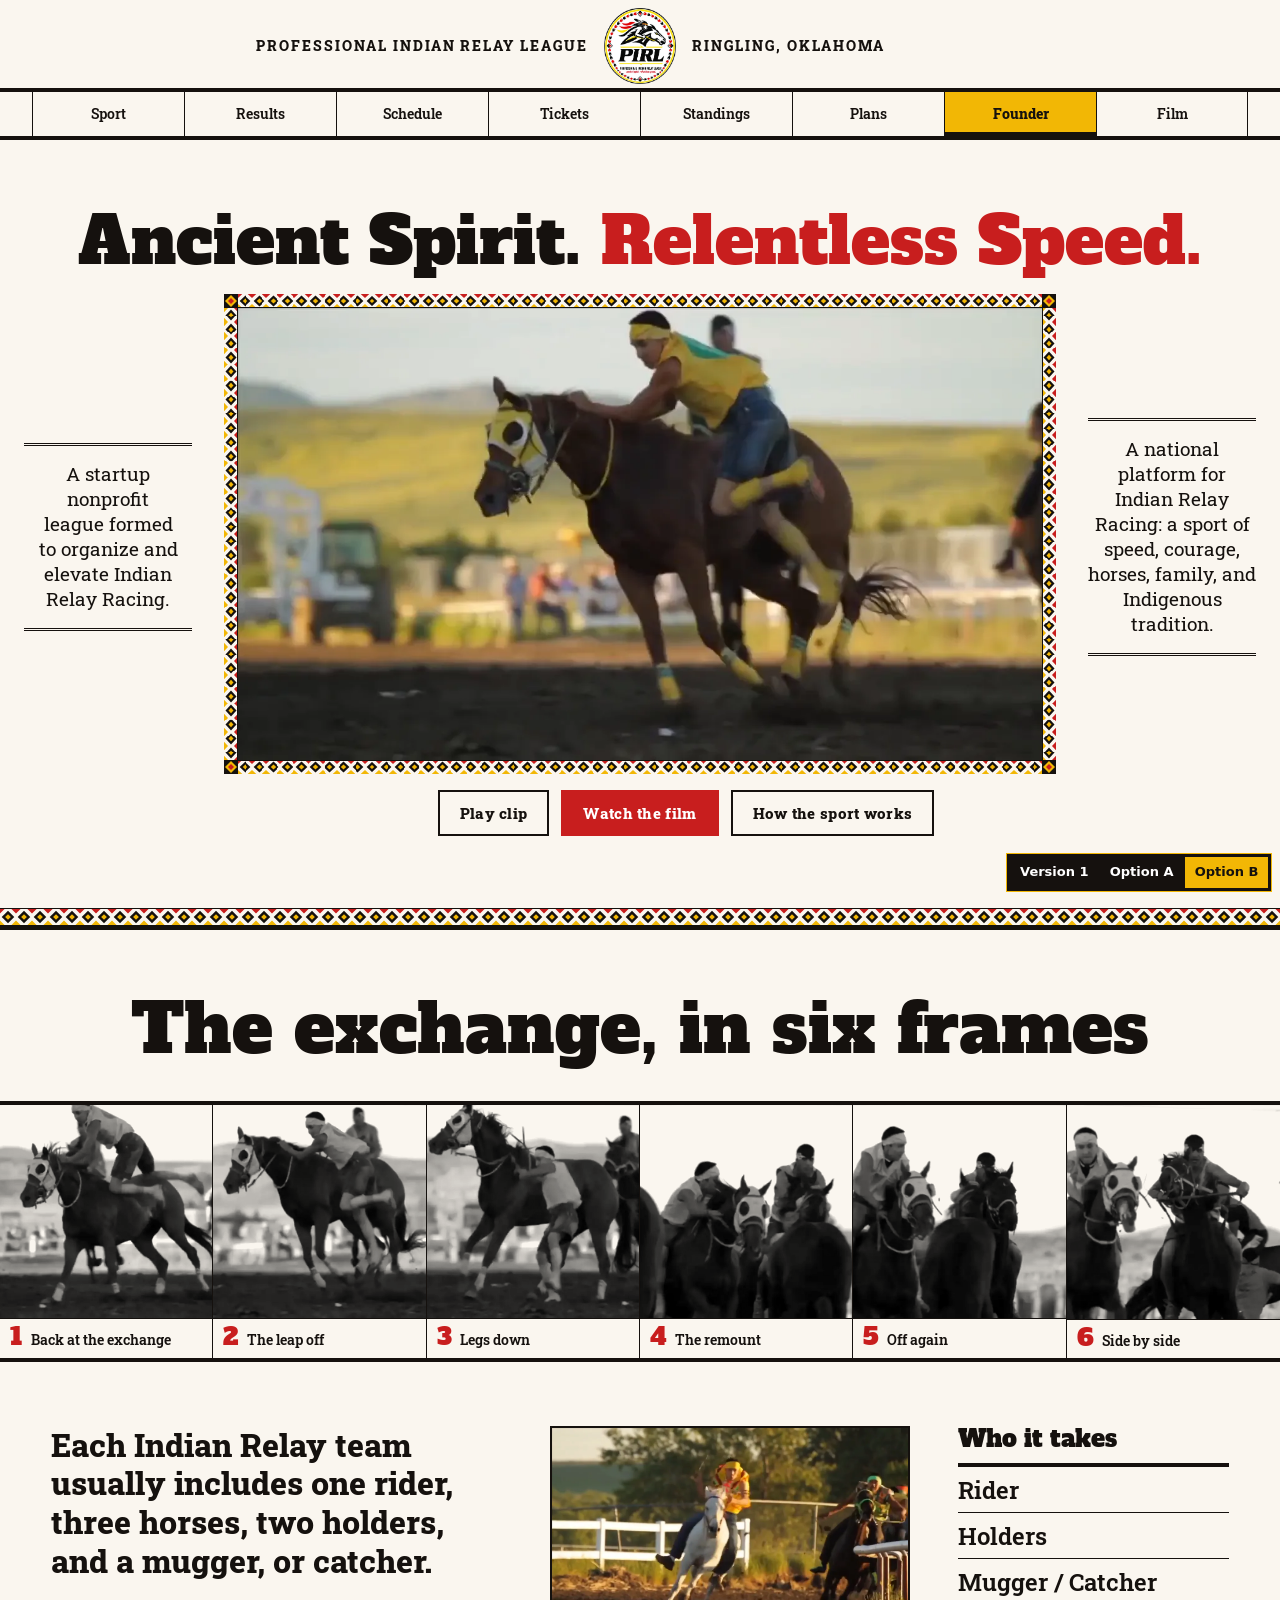
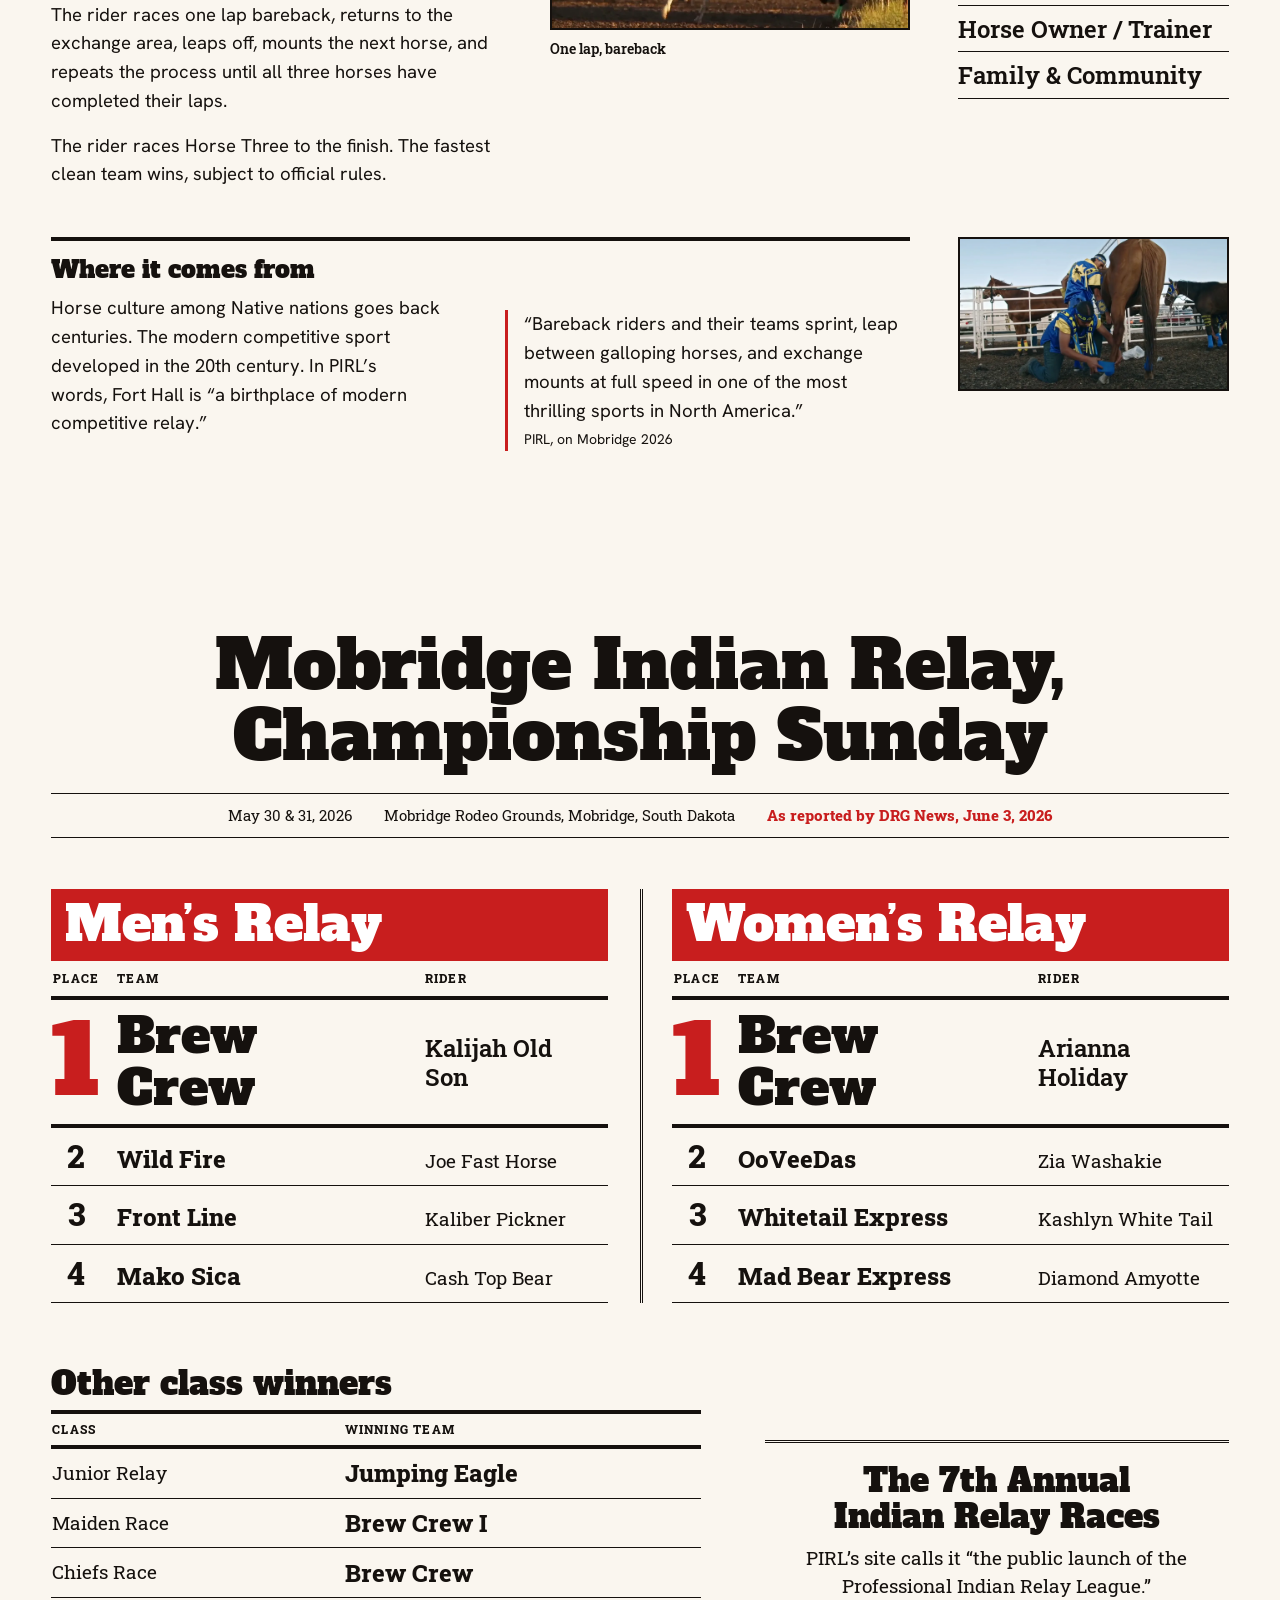
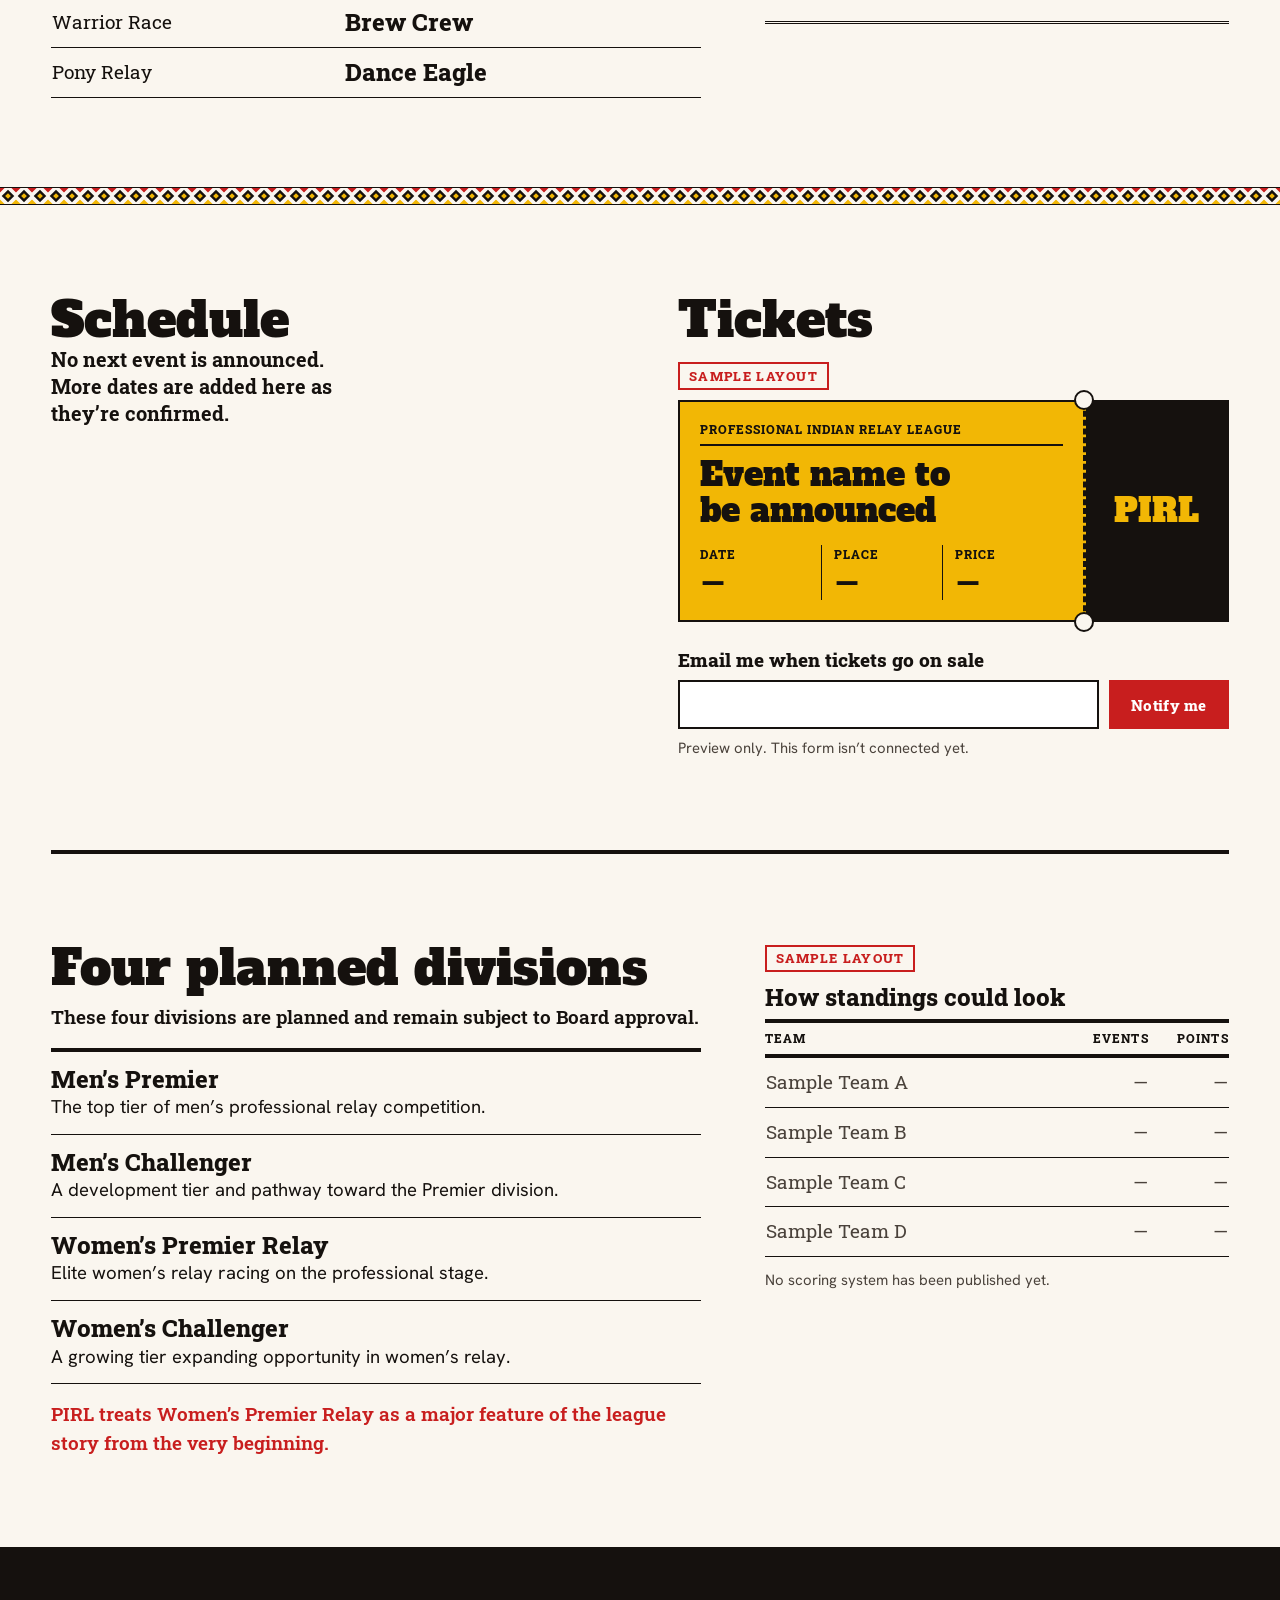
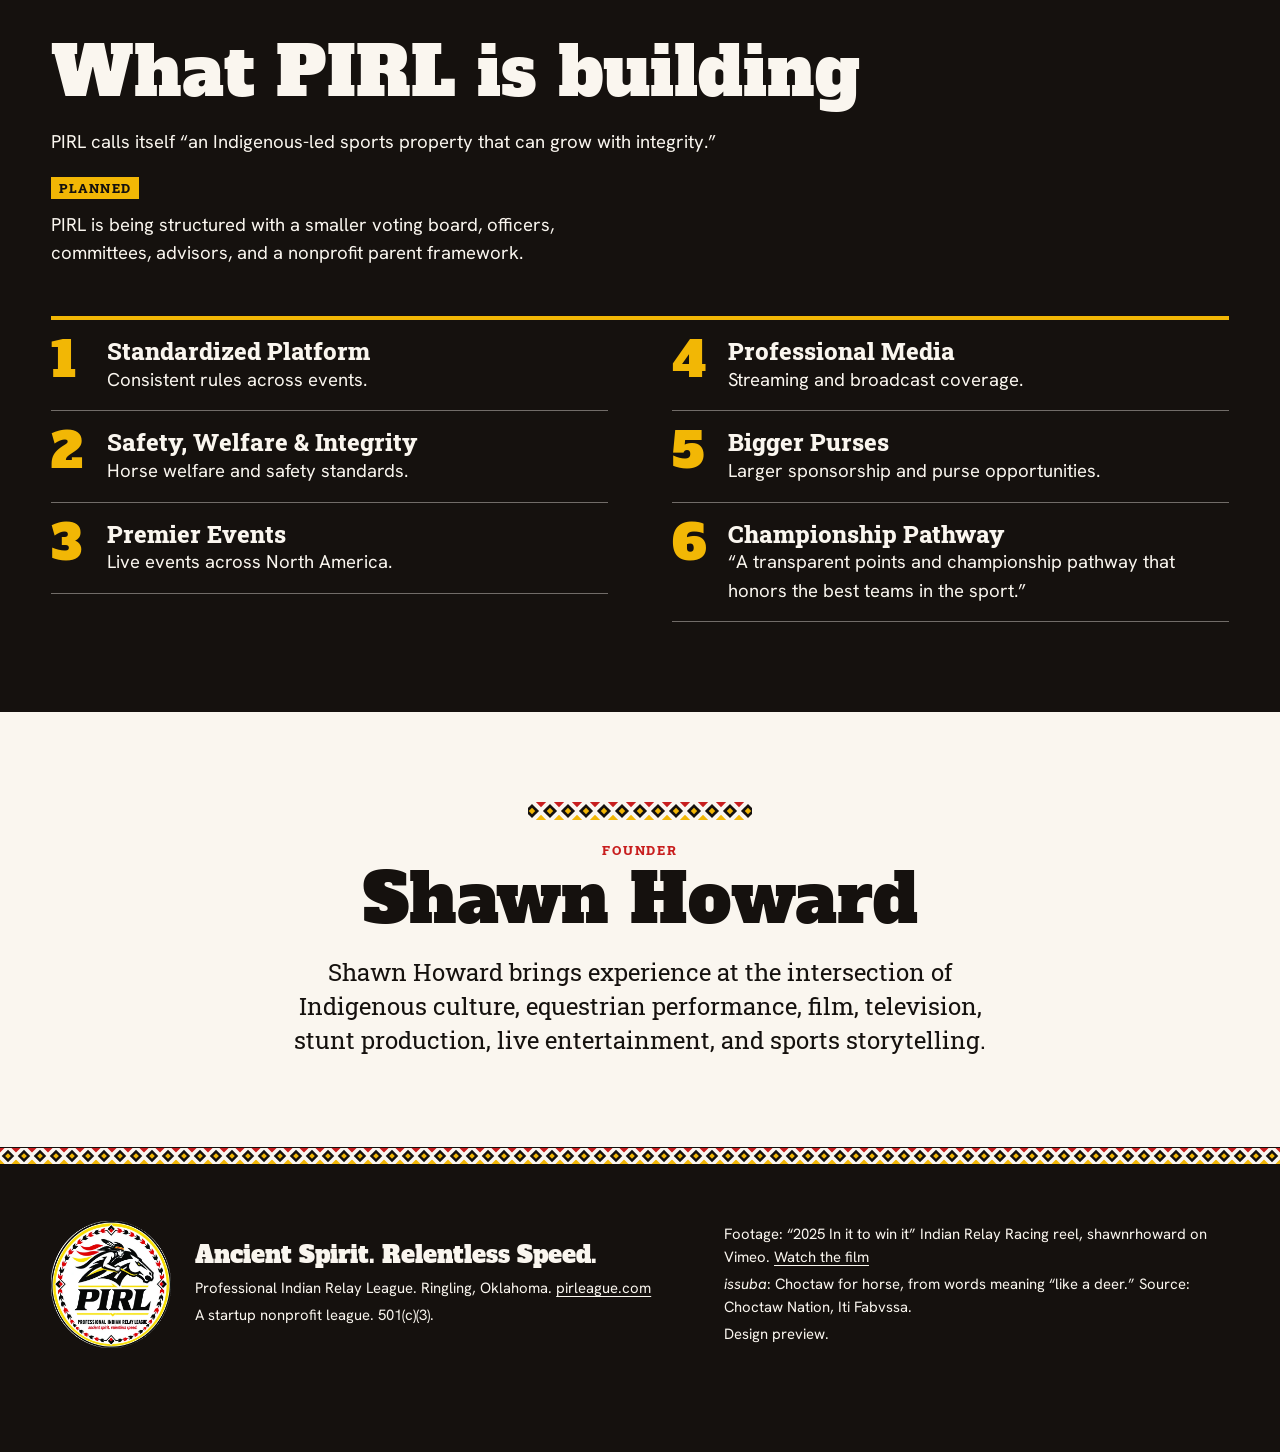
<file: option-b/index.html>
<!doctype html>
<html lang="en">
<head>
  <meta charset="utf-8">
  <meta name="viewport" content="width=device-width, initial-scale=1">
  <title>Professional Indian Relay League (PIRL): Ancient Spirit. Relentless Speed.</title>
  <meta name="robots" content="noindex, nofollow">
  <meta name="description" content="A startup nonprofit league formed to organize and elevate Indian Relay Racing. Ringling, Oklahoma.">
  <meta name="theme-color" content="#FAF6EF">
  <link rel="preconnect" href="https://fonts.googleapis.com">
  <link rel="preconnect" href="https://fonts.gstatic.com" crossorigin>
  <link href="https://fonts.googleapis.com/css2?family=Alfa+Slab+One&family=Hanken+Grotesk:ital,wght@0,400;0,500;0,700;1,400&family=Roboto+Slab:wght@400;600;800&display=swap" rel="stylesheet">
  <link rel="preload" as="image" href="../assets/img/exchange-leap.webp" type="image/webp">
  <link rel="icon" href="../assets/img/pirl-logo.webp" type="image/webp">
<link rel="stylesheet" href="styles.css">
  <script src="main.js" defer></script>
</head>
<body>
  <a class="skip" href="#main">Skip to the program</a>

  <header class="masthead">
    <p class="masthead__side">Professional Indian Relay League</p>
    <img class="masthead__logo" src="../assets/img/pirl-logo.webp" width="466" height="492"
         alt="PIRL logo: a rider and horse at speed inside a round border of diamonds and chevrons">
    <p class="masthead__side">Ringling, Oklahoma</p>
  </header>

  <nav class="index" aria-label="In this program">
    <ul class="index__list">
      <li><a href="#sport">Sport</a></li>
      <li><a href="#results">Results</a></li>
      <li><a href="#dates">Schedule</a></li>
      <li><a href="#tickets">Tickets</a></li>
      <li><a href="#standings">Standings</a></li>
      <li><a href="#plans">Plans</a></li>
      <li><a href="#founder">Founder</a></li>
      <li><a href="https://vimeo.com/937372652" data-film>Film</a></li>
    </ul>
  </nav>

  <main id="main">

    <!-- HERO: poster. Headline on paper; the band is printed around the frame, never over the image. -->
    <section class="hero" aria-labelledby="hero-title">
      <h1 class="hero__title" id="hero-title">
        <span>Ancient Spirit.</span> <span>Relentless Speed.</span>
      </h1>

      <p class="hero__note hero__note--a">A startup nonprofit league formed to organize and elevate Indian Relay Racing.</p>

      <div class="hero__center">
        <figure class="plate">
          <div class="plate__image">
            <video id="hero-video" width="1280" height="720" muted playsinline preload="none"
                   poster="../assets/img/exchange-leap.webp"
                   data-src-720="../assets/video/exchange-720.mp4"
                   data-src-480="../assets/video/exchange-480.mp4"
                   aria-label="Silent slow-motion clip: a rider in gold leaps off a bay horse with yellow blinkers, runs through the handlers and rises on a fresh horse.">
            </video>
          </div>
        </figure>
        <div class="hero__actions">
          <button type="button" class="btn btn--line" id="video-toggle" hidden>Pause clip</button>
          <a class="btn btn--red" href="https://vimeo.com/937372652" data-film>Watch the film</a>
          <a class="btn btn--line" href="#sport">How the sport works</a>
        </div>
      </div>

      <p class="hero__note hero__note--b">A national platform for Indian Relay Racing: a sport of speed, courage, horses, family, and Indigenous tradition.</p>
    </section>

    <div class="band" aria-hidden="true"></div>

    <!-- SIGNATURE: chronophotography strip. Frames 1 to 3 and 4 to 6 are two shots of the same exchange sequence (the cut falls after f16). -->
    <section class="sport" id="sport" aria-labelledby="sport-title">
      <div class="sport__head wrap">
        <h2 id="sport-title">The exchange, <span class="nowrap">in six frames</span></h2>
      </div>

      <ol class="strip" id="strip">
        <li class="strip__cell"><figure>
          <img src="../assets/img/seq/f01.webp" width="960" height="540" decoding="async"
               alt="Rider in a gold vest still on the bay horse, one leg lifting over its back.">
          <figcaption><b>1</b> Back at the exchange</figcaption></figure></li>
        <li class="strip__cell"><figure>
          <img src="../assets/img/seq/f03.webp" width="960" height="540" decoding="async"
               alt="Rider sliding down the near side of the moving horse, body against its shoulder.">
          <figcaption><b>2</b> The leap off</figcaption></figure></li>
        <li class="strip__cell"><figure>
          <img src="../assets/img/seq/f05.webp" width="960" height="540" decoding="async"
               alt="Rider below the horse’s back with both legs reaching for the track.">
          <figcaption><b>3</b> Legs down</figcaption></figure></li>
        <li class="strip__cell"><figure>
          <img src="../assets/img/seq/f33.webp" width="960" height="540" decoding="async"
               alt="Rider in gold pulling up onto a fresh horse in yellow blinkers, lying low along its neck.">
          <figcaption><b>4</b> The remount</figcaption></figure></li>
        <li class="strip__cell"><figure>
          <img src="../assets/img/seq/f35.webp" width="960" height="540" decoding="async"
               alt="Rider sitting up on the fresh horse as it starts away from the handlers.">
          <figcaption><b>5</b> Off again</figcaption></figure></li>
        <li class="strip__cell"><figure>
          <img src="../assets/img/seq/f40.webp" width="960" height="540" decoding="async"
               alt="Rider in gold and a rider in green racing side by side toward the camera.">
          <figcaption><b>6</b> Side by side</figcaption></figure></li>
      </ol>

      <div class="wrap sport__body">
        <div class="sport__text">
          <p class="lede">Each Indian Relay team usually includes one rider, three horses, two holders, and a mugger, or catcher.</p>
          <p>The rider races one lap bareback, returns to the exchange area, leaps off, mounts the next horse, and repeats the process until all three horses have completed their laps.</p>
          <p>The rider races Horse Three to the finish. The fastest clean team wins, subject to official rules.</p>
        </div>

        <figure class="sport__remount">
          <img src="../assets/img/rider-grey.webp" width="1280" height="720" loading="lazy" decoding="async"
               alt="Rider in gold on a grey horse at speed in low sun, a second rider coming up on the right.">
          <figcaption>One lap, bareback</figcaption>
        </figure>

        <div class="roles">
          <h3>Who it takes</h3>
          <ul>
            <li>Rider</li>
            <li>Holders</li>
            <li>Mugger / Catcher</li>
            <li>Horse Owner / Trainer</li>
            <li>Family &amp; Community</li>
          </ul>
        </div>

        <figure class="sport__spot">
          <img src="../assets/img/handlers-wrap.webp" width="1280" height="720" loading="lazy" decoding="async"
               alt="Two handlers in blue and yellow wrapping a horse’s leg at the rails.">
        </figure>

        <div class="history">
          <h3>Where it comes from</h3>
          <p>Horse culture among Native nations goes back centuries. The modern competitive sport developed in the 20th century. In PIRL’s words, Fort Hall is “a birthplace of modern competitive relay.”</p>
        <blockquote class="sport__quote">
          <p>“Bareback riders and their teams sprint, leap between galloping horses, and exchange mounts at full speed in one of the most thrilling sports in North&nbsp;America.”</p>
          <footer>PIRL, on Mobridge 2026</footer>
        </blockquote>
        </div>
      </div>
    </section>

    <!-- RESULTS. PLACEHOLDER below: team and rider spellings need client confirmation. -->
    <section class="results" id="results" aria-labelledby="results-title">
      <div class="wrap">
        <h2 class="results__title" id="results-title"><span class="nowrap">Mobridge Indian Relay,</span> <span class="nowrap">Championship Sunday</span></h2>
        <p class="results__line">
          <span>May 30 &amp; 31, 2026</span>
          <span>Mobridge Rodeo Grounds, Mobridge, South&nbsp;Dakota</span>
          <strong>As reported by DRG News, June&nbsp;3,&nbsp;2026</strong>
        </p>

        <div class="form-grid">
          <!-- PLACEHOLDER: spellings need client confirmation -->
          <table class="form">
            <caption>Men’s Relay<span class="vh">, as reported by DRG News, June 3, 2026</span></caption>
            <thead><tr><th scope="col">Place</th><th scope="col">Team</th><th scope="col">Rider</th></tr></thead>
            <tbody>
              <tr class="form__win"><td>1</td><th scope="row">Brew Crew</th><td>Kalijah Old Son</td></tr>
              <tr><td>2</td><th scope="row">Wild Fire</th><td>Joe Fast Horse</td></tr>
              <tr><td>3</td><th scope="row">Front Line</th><td>Kaliber Pickner</td></tr>
              <tr><td>4</td><th scope="row">Mako Sica</th><td>Cash Top Bear</td></tr>
            </tbody>
          </table>

          <!-- PLACEHOLDER: spellings need client confirmation -->
          <table class="form">
            <caption>Women’s Relay<span class="vh">, as reported by DRG News, June 3, 2026</span></caption>
            <thead><tr><th scope="col">Place</th><th scope="col">Team</th><th scope="col">Rider</th></tr></thead>
            <tbody>
              <tr class="form__win"><td>1</td><th scope="row">Brew Crew</th><td>Arianna Holiday</td></tr>
              <tr><td>2</td><th scope="row">OoVeeDas</th><td>Zia Washakie</td></tr>
              <tr><td>3</td><th scope="row">Whitetail Express</th><td>Kashlyn White Tail</td></tr>
              <tr><td>4</td><th scope="row">Mad Bear Express</th><td>Diamond Amyotte</td></tr>
            </tbody>
          </table>
        </div>

        <div class="results__more">
          <!-- PLACEHOLDER: spellings need client confirmation -->
          <table class="classes">
            <caption>Other class winners<span class="vh">, as reported by DRG News, June 3, 2026</span></caption>
            <thead><tr><th scope="col">Class</th><th scope="col">Winning team</th></tr></thead>
            <tbody>
              <tr><th scope="row">Junior Relay</th><td>Jumping Eagle</td></tr>
              <tr><th scope="row">Maiden Race</th><td>Brew Crew I</td></tr>
              <tr><th scope="row">Chiefs Race</th><td>Brew Crew</td></tr>
              <tr><th scope="row">Warrior Race</th><td>Brew Crew</td></tr>
              <tr><th scope="row">Pony Relay</th><td>Dance Eagle</td></tr>
            </tbody>
          </table>
          <aside class="meet" aria-label="About the Mobridge event">
            <p class="meet__name">The 7th Annual Indian Relay&nbsp;Races</p>
            <p>PIRL’s site calls it “the public launch of the Professional Indian Relay&nbsp;League.”</p>
          </aside>
        </div>
      </div>
    </section>

    <div class="band" aria-hidden="true"></div>

    <div class="wrap card-row">
      <!-- SCHEDULE: no upcoming event exists. Mobridge lives under Results. -->
      <section class="dates" id="dates" aria-labelledby="dates-title">
        <h2 id="dates-title">Schedule</h2>
        <!-- PLACEHOLDER: no next event is announced -->
        <p class="dates__none">No next event is announced. More dates are added here as they’re confirmed.</p>
      </section>

      <section class="tickets" id="tickets" aria-labelledby="tickets-title">
        <h2 id="tickets-title">Tickets</h2>
        <p class="tag">Sample layout</p>
        <!-- PLACEHOLDER: ticket tiers and prices do not exist; this stub is layout only -->
        <div class="stub" role="group" aria-label="Sample ticket stub, layout only">
          <div class="stub__main">
            <p class="stub__league">Professional Indian Relay League</p>
            <p class="stub__event">Event name to be announced</p>
            <dl class="stub__fields">
              <div><dt>Date</dt><dd>—</dd></div>
              <div><dt>Place</dt><dd>—</dd></div>
              <div><dt>Price</dt><dd>—</dd></div>
            </dl>
          </div>
          <div class="stub__tear">
            <p class="stub__mark">PIRL</p>
          </div>
        </div>

        <!-- PLACEHOLDER: connect this form server-side, with reCAPTCHA v3 added alongside the honeypot -->
        <form class="notify" id="notify" action="#tickets">
          <label for="notify-email">Email me when tickets go on sale</label>
          <div class="notify__row">
            <input id="notify-email" name="email" type="email" autocomplete="email" inputmode="email" required aria-describedby="notify-note">
            <button class="btn btn--red" type="button" id="notify-send">Notify me</button>
          </div>
          <div class="hp" aria-hidden="true">
            <label for="notify-website">Leave this field empty</label>
            <input id="notify-website" name="website" type="text" tabindex="-1" autocomplete="off">
          </div>
          <p class="fine" id="notify-note">Preview only. This form isn’t connected yet.</p>
          <p class="notify__status" id="notify-status" role="status"></p>
        </form>
      </section>
    </div>

    <section class="standings" id="standings" aria-labelledby="standings-title">
      <div class="wrap standings__grid">
        <div class="standings__divs">
          <h2 id="standings-title">Four planned divisions</h2>
          <p class="standings__intro">These four divisions are planned and remain subject to Board approval.</p>
          <ul class="divisions">
            <li><strong>Men’s Premier</strong> The top tier of men’s professional relay competition.</li>
            <li><strong>Men’s Challenger</strong> A development tier and pathway toward the Premier division.</li>
            <li><strong>Women’s Premier Relay</strong> Elite women’s relay racing on the professional stage.</li>
            <li><strong>Women’s Challenger</strong> A growing tier expanding opportunity in women’s relay.</li>
          </ul>
          <p class="standings__feature">PIRL treats Women’s Premier Relay as a major feature of the league story from the very beginning.</p>
        </div>

        <div class="standings__sample">
          <p class="tag">Sample layout</p>
          <!-- PLACEHOLDER: no standings exist; sample teams and dashes only -->
          <table class="ledger">
            <caption>How standings could look</caption>
            <thead><tr><th scope="col">Team</th><th scope="col">Events</th><th scope="col">Points</th></tr></thead>
            <tbody>
              <tr><th scope="row">Sample Team A</th><td>—</td><td>—</td></tr>
              <tr><th scope="row">Sample Team B</th><td>—</td><td>—</td></tr>
              <tr><th scope="row">Sample Team C</th><td>—</td><td>—</td></tr>
              <tr><th scope="row">Sample Team D</th><td>—</td><td>—</td></tr>
            </tbody>
          </table>
          <p class="fine">No scoring system has been published yet.</p>
        </div>
      </div>
    </section>

    <section class="plans" id="plans" aria-labelledby="plans-title">
      <div class="wrap">
        <div class="plans__head">
          <h2 id="plans-title">What PIRL is building</h2>
          <p class="plans__lead">PIRL calls itself “an Indigenous-led sports property that can grow with&nbsp;integrity.”</p>
          <p class="stamp stamp--light">Planned</p>
          <p>PIRL is being structured with a smaller voting board, officers, committees, advisors, and a nonprofit parent framework.</p>
        </div>
        <ol class="card">
          <li><h3>Standardized Platform</h3><p>Consistent rules across events.</p></li>
          <li><h3>Safety, Welfare &amp; Integrity</h3><p>Horse welfare and safety standards.</p></li>
          <li><h3>Premier Events</h3><p>Live events across North America.</p></li>
          <li><h3>Professional Media</h3><p>Streaming and broadcast coverage.</p></li>
          <li><h3>Bigger Purses</h3><p>Larger sponsorship and purse opportunities.</p></li>
          <li><h3>Championship Pathway</h3><p>“A transparent points and championship pathway that honors the best teams in the sport.”</p></li>
        </ol>
      </div>
    </section>

    <section class="founder" id="founder" aria-labelledby="founder-title">
      <div class="wrap founder__inner">
        <div class="founder__rule" aria-hidden="true"></div>
        <p class="founder__role">Founder</p>
        <h2 id="founder-title">Shawn Howard</h2>
        <p class="founder__bio">Shawn Howard brings experience at the intersection of Indigenous culture, equestrian performance, film, television, stunt production, live entertainment, and sports storytelling.</p>
        <!-- PLACEHOLDER: founder heritage story, pending Shawn Howard's confirmation -->
      </div>
    </section>
  </main>

  <div class="band" aria-hidden="true"></div>

  <footer class="foot">
    <div class="wrap foot__grid">
      <img class="foot__logo" src="../assets/img/pirl-logo.webp" width="466" height="492" loading="lazy" decoding="async" alt="PIRL logo">
      <div>
        <p class="foot__tag">Ancient Spirit. Relentless Speed.</p>
        <p>Professional Indian Relay League. Ringling, Oklahoma. <a href="https://pirleague.com">pirleague.com</a></p>
        <!-- PLACEHOLDER: 501(c)(3) status per IRS record, needs client confirmation. Do not print EIN or PO box. -->
        <p>A startup nonprofit league. 501(c)(3).</p>
      </div>
      <div class="foot__credit">
        <p>Footage: “2025 In it to win it” Indian Relay Racing reel, shawnrhoward on Vimeo. <a href="https://vimeo.com/937372652" data-film>Watch the film</a></p>
        <!-- PLACEHOLDER: word and spelling need review by the Choctaw Nation language department or Shawn Howard -->
        <p><i lang="cho">issuba</i>: Choctaw for horse, from words meaning “like a deer.” Source: Choctaw Nation, Iti Fabvssa.</p>
        <p>Design preview.</p>
      </div>
    </div>
  </footer>

  <dialog class="film" id="film" aria-label="Film: 2025 In it to win it, Indian Relay Racing">
    <div class="film__box">
      <div class="film__bar">
        <p>2025 In it to win it “Indian Relay Racing”</p>
        <button type="button" class="film__close" id="film-close">Close film</button>
      </div>
      <div class="film__frame" id="film-frame"></div>
    </div>
  </dialog>
<!-- REMOVE AT LAUNCH: option switcher -->
<style class="pv-style">html{scroll-padding-bottom:6rem}.foot{padding-bottom:6.5rem}.pv-switch a:focus-visible{outline:2px solid #faf6ef;outline-offset:-2px;box-shadow:inset 0 0 0 4px #15110e}</style>
<nav class="pv-switch" aria-label="Design options" style="position:fixed;right:8px;bottom:8px;z-index:9999;display:flex;flex-wrap:wrap;gap:2px;max-width:calc(100vw - 16px);padding:3px;background:#15110e;border:1px solid #f2b705"><a href="../" style="color:#fff;background:transparent;padding:.45rem .6rem;min-height:24px;text-decoration:none;font:600 13px/1.3 system-ui,sans-serif">Version 1</a><a href="../option-a/" style="color:#fff;background:transparent;padding:.45rem .6rem;min-height:24px;text-decoration:none;font:600 13px/1.3 system-ui,sans-serif">Option A</a><a href="../option-b/" aria-current="page" style="color:#15110e;background:#f2b705;padding:.45rem .6rem;min-height:24px;text-decoration:none;font:600 13px/1.3 system-ui,sans-serif">Option B</a></nav>
<!-- /REMOVE AT LAUNCH -->
</body>
</html>
</file>
<file: styles.css>
:root {
  --ink: #15110e;
  --ink-2: #221b16;
  --gold: #f2b705;
  --red: #c81e1e;
  --cream: #faf6ef;
  --line: #e4dccd;
  --muted: #5e5449;
  --muted-dark: #c7bcae;
  --display: "Big Shoulders Display", "Arial Narrow", Impact, sans-serif;
  --body: "Hanken Grotesk", system-ui, -apple-system, "Segoe UI", sans-serif;
  --band: url("data:image/svg+xml,%3Csvg xmlns='http://www.w3.org/2000/svg' width='72' height='28' viewBox='0 0 72 28'%3E%3Crect width='72' height='28' fill='%2315110E'/%3E%3Cpath d='M0 24h72v4H0Z' fill='%23C81E1E'/%3E%3Cpath d='M18 2 29 13 18 24 7 13Z' fill='%23F2B705'/%3E%3Cpath d='M18 8 23 13 18 18 13 13Z' fill='%2315110E'/%3E%3Cpath d='M42 24 54 8 66 24Z' fill='%23C81E1E'/%3E%3C/svg%3E");
}

*, *::before, *::after { box-sizing: border-box; }
html { scroll-behavior: smooth; scroll-padding-top: 5rem; -webkit-text-size-adjust: 100%; }
body { margin: 0; font: 400 1.0625rem/1.6 var(--body); color: var(--ink); background: var(--cream); }
img, video { display: block; max-width: 100%; height: auto; }
h1, h2, h3 { font-family: var(--display); line-height: 1; margin: 0; text-transform: uppercase; letter-spacing: .01em; }
h2 { font-size: clamp(2.5rem, 7vw, 4.5rem); font-weight: 900; }
h3 { font-size: 1.6rem; font-weight: 800; }
p { margin: 0 0 1rem; }
ul, ol { margin: 0; padding: 0; list-style: none; }
a { color: inherit; }
:focus-visible { outline: 3px solid var(--red); outline-offset: 3px; }
.hero :focus-visible, .sec-ink :focus-visible, .next :focus-visible, .site-head :focus-visible, .site-foot :focus-visible, .film :focus-visible { outline-color: var(--gold); }

.skip { position: absolute; left: -999px; top: 0; z-index: 50; background: var(--gold); color: var(--ink); padding: .75rem 1rem; font-weight: 700; }
.skip:focus { left: .5rem; top: .5rem; }

.preview-bar { margin: 0; padding: .5rem 1rem; text-align: center; font-size: .875rem; background: var(--ink); color: var(--cream); }

.tag { display: inline-block; margin: 0; padding: .1rem .5rem; font: 700 .75rem/1.5 var(--body); letter-spacing: .05em; text-transform: uppercase; color: var(--ink); background: var(--gold); white-space: nowrap; }
.kicker { margin: 0 0 .5rem; font: 700 .875rem/1.2 var(--body); letter-spacing: .14em; text-transform: uppercase; color: var(--red); }
.fine { font-size: .9rem; color: var(--muted); }

.site-head { display: flex; flex-wrap: wrap; align-items: center; justify-content: space-between; gap: .25rem 1.5rem; padding: .5rem clamp(1rem, 4vw, 2.5rem); background: var(--ink); color: var(--cream); border-bottom: 3px solid var(--gold); }
.brand { display: flex; align-items: center; gap: .75rem; text-decoration: none; font: 800 1.15rem/1.05 var(--display); text-transform: uppercase; max-width: 15rem; }
.brand img { width: 3.1rem; height: auto; flex: none; }
.site-head ul { display: flex; flex-wrap: wrap; gap: 0 1rem; }
.site-head nav a { display: block; padding: .5rem 0; font-weight: 600; text-decoration: none; }
.site-head nav a:hover { color: var(--gold); }
@media (min-width: 60rem) {
  .site-head { position: sticky; top: 0; z-index: 20; }
  .site-head ul { gap: clamp(1rem, 2vw, 2rem); }
}

.hero { padding: 0 0 clamp(2.5rem, 5vw, 4rem); color: #fff; text-align: center; background: #0b0908; }
.plate { position: relative; width: min(100%, 1280px); margin-inline: auto; background: #0b0908; }
.hero-media { width: 100%; height: auto; aspect-ratio: 16 / 9; object-fit: cover; object-position: 50% 0; }
@media (min-width: 60rem) { .hero-media { aspect-ratio: auto; height: min(56svh, 560px); } }
.motion { position: absolute; right: .75rem; bottom: .75rem; min-height: 2.75rem; padding: 0 .9rem; font: 600 .875rem var(--body); color: #fff; background: rgb(0 0 0 / .7); border: 1px solid #fff; cursor: pointer; }
.hero-copy { width: min(100% - 2rem, 70rem); margin: 1.75rem auto 0; }
h1 { font-size: clamp(2.6rem, 11.5vw, 6.5rem); font-weight: 900; text-wrap: balance; }
h1 span { display: inline-block; }
.lede { max-width: 44rem; margin: .9rem auto 1.5rem; font-size: clamp(1.1rem, 2vw, 1.3rem); font-weight: 500; }
.actions { display: flex; flex-wrap: wrap; justify-content: center; gap: .75rem; }
.btn { display: inline-block; min-height: 3rem; padding: .7rem 1.5rem; font: 700 1rem/1.5 var(--body); text-decoration: none; border: 2px solid transparent; cursor: pointer; }
.btn-gold { background: var(--gold); color: var(--ink); }
.btn-gold:hover { background: #ffcc2e; }
.btn-ghost { color: #fff; border-color: #fff; }
.btn-ghost:hover { background: #fff; color: var(--ink); }
.btn-dark { background: var(--ink); color: var(--cream); }
.btn-dark:hover { background: #000; }

.band { height: 28px; background: var(--band) center / 72px 28px repeat-x; }

.sec { padding: clamp(3.5rem, 8vw, 6.5rem) 0; }
.sec-gold { background: var(--gold); }
.sec-gold .fine { color: var(--ink); }
.sec-gold :focus-visible { outline-color: var(--ink); }
.sec-ink { background: var(--ink); color: var(--cream); }
.wrap { width: min(100% - 2rem, 72rem); margin-inline: auto; }
.sec-head { max-width: 46rem; margin-bottom: 2rem; }
.sec-head h2 { margin-bottom: .75rem; }

.two { display: grid; gap: 2.5rem; }
@media (min-width: 56rem) { .two { grid-template-columns: 1.1fr 1fr; align-items: center; gap: 4rem; } }
.two h2 { margin-bottom: .75rem; }
.form { margin-top: 1.5rem; }
.form label { display: block; margin-bottom: .3rem; font-weight: 700; }
.field-row { display: flex; flex-wrap: wrap; gap: .5rem; }
.field-row input { flex: 1 1 14rem; min-height: 3rem; padding: .5rem .75rem; font: inherit; color: var(--ink); background: #fff; border: 2px solid var(--ink); border-radius: 0; }
.form-note { margin: .6rem 0 0; font-weight: 600; }
.hp { position: absolute; left: -9999px; width: 1px; height: 1px; overflow: hidden; }
.finals { display: grid; gap: 2rem; }
@media (min-width: 56rem) { .finals { grid-template-columns: 1fr 1fr; gap: 3rem; } }
caption { margin-bottom: .5rem; font: 800 1.75rem/1.1 var(--display); text-align: left; text-transform: uppercase; color: var(--gold); }
.sample-card caption { color: var(--ink); font-size: 1.35rem; }
.classes { display: grid; grid-template-columns: repeat(auto-fit, minmax(10rem, 1fr)); gap: 1rem; margin: 2.5rem 0 0; }
.classes dt { font-size: .875rem; color: var(--muted-dark); }
.classes dd { margin: 0; font: 800 1.35rem/1.1 var(--display); text-transform: uppercase; }
.divs { margin: 1.5rem 0 0; }
.divs div { padding: .7rem 0; border-top: 2px solid var(--ink); }
.divs dt { font: 800 1.35rem/1.1 var(--display); text-transform: uppercase; }
.divs dd { margin: .2rem 0 0; }
.sample-card { padding: 1.5rem; background: #fff; border: 2px solid var(--ink); }
.sample-card .tag { margin-bottom: .75rem; }
.sample-card .fine { margin: .9rem 0 0; }
.past { padding-left: 1rem; border-left: 4px solid var(--ink); }
.next { padding: 1.5rem; color: var(--cream); background: var(--ink); }
.next h3 { margin: .75rem 0 1rem; color: var(--gold); }
.clock { display: grid; grid-template-columns: repeat(3, 1fr); gap: .5rem; margin-bottom: 1rem; }
.clock div { padding: .6rem .25rem; text-align: center; background: var(--ink-2); }
.clock b { display: block; font: 900 2.5rem/1 var(--display); }
.clock span { font-size: .8rem; text-transform: uppercase; letter-spacing: .08em; }
.next .tiers li { display: flex; justify-content: space-between; padding: .6rem 0; border-bottom: 1px solid #4a4037; font-weight: 600; }
.next .fine { margin: .9rem 0 0; color: var(--muted-dark); }
.board { width: 100%; border-collapse: collapse; }
.board th, .board td { padding: .8rem .75rem; text-align: left; border-bottom: 1px solid var(--line); }
.board thead th { font-size: .8125rem; letter-spacing: .08em; text-transform: uppercase; }
.board tbody th { font: 800 1.35rem/1.1 var(--display); text-transform: uppercase; }
.sec-ink .board th, .sec-ink .board td { border-color: #4a4037; }
.sec-ink .board tbody tr:first-child td, .sec-ink .board tbody tr:first-child th { color: var(--gold); font-weight: 700; }
.sec-ink a { color: var(--gold); }

.steps { display: grid; gap: 2rem; }
@media (min-width: 50rem) { .steps { grid-template-columns: repeat(3, 1fr); gap: 1.5rem; } }
.steps img { width: 100%; aspect-ratio: 3 / 2; object-fit: cover; margin-bottom: 1rem; }
.steps h3 { margin-bottom: .4rem; }
.steps span { color: var(--red); }
.steps p { margin: 0; }
.history { max-width: 46rem; margin: 2.5rem 0 0; padding-left: 1rem; border-left: 4px solid var(--gold); }

.pillars { display: grid; gap: 1px; background: var(--line); border: 1px solid var(--line); }
@media (min-width: 40rem) { .pillars { grid-template-columns: repeat(2, 1fr); } }
@media (min-width: 60rem) { .pillars { grid-template-columns: repeat(3, 1fr); } }
.pillars li { padding: 1.4rem; background: var(--cream); }
.pillars h3 { margin-bottom: .5rem; }
.pillars p { margin: 0; }
.founder { display: grid; gap: 1.5rem; margin-top: 2.5rem; }
@media (min-width: 56rem) { .founder { grid-template-columns: 1fr 1.2fr; gap: 3rem; align-items: center; } }
.founder h3 { font-size: 2rem; margin-bottom: .5rem; }
.founder p { margin: 0; }

.site-foot { padding: 2.5rem 0; background: var(--ink); color: var(--cream); }
.foot { display: grid; gap: 1.25rem; }
.foot img { width: 5.5rem; height: auto; }
.foot p { margin: 0 0 .4rem; }
.foot .fine { color: var(--muted-dark); }
@media (min-width: 56rem) { .foot { grid-template-columns: auto 1fr 26rem; align-items: center; gap: 2rem; } }

.film { width: min(100vw - 2rem, calc((100dvh - 7rem) * 16 / 9), 70rem); margin: auto; padding: 0; color: #fff; background: none; border: 0; overflow: visible; }
.film::backdrop { background: rgb(0 0 0 / .85); }
.film-close { display: block; min-height: 2.75rem; margin: 0 0 .5rem auto; padding: 0 1rem; font: 700 1rem var(--body); color: var(--ink); background: var(--gold); border: 0; cursor: pointer; }
.film-frame { aspect-ratio: 16 / 9; background: #000; }
.film-frame iframe { display: block; width: 100%; height: 100%; border: 0; }


@media (prefers-reduced-motion: reduce) {
  html { scroll-behavior: auto; }
}
</file>
<file: option-a/styles.css>
/* PIRL Option A: The Exchange. Mobile first. Red leads; each lap changes the field. */
@layer base, layout, sections, motion;

@property --p { syntax: "<number>"; inherits: true; initial-value: 0; }

:root {
  --ink: #15110E;
  --ink-deep: #0B0908;
  --red: #C81E1E;
  --gold: #F2B705;
  --cream: #FAF6EF;
  --oxblood: #34110F;
  --oxblood-2: #4A1714;
  --muted: #CFC6B8;

  --display: "Anybody", "Arial Narrow", Impact, sans-serif;
  --body: "Instrument Sans", "Helvetica Neue", Arial, sans-serif;

  --gutter: clamp(1.25rem, 4vw, 3.5rem);
  --max: 1280px;
  --head-h: 0px;
  --vh-cap: min(100svh, 1000px);
  --stage-h: calc(var(--vh-cap) - var(--head-h));
  --stage-top: calc(var(--head-h) + (100svh - var(--head-h) - var(--stage-h)) / 2);
  --cap-h: 13.5rem;

  --ease: cubic-bezier(.16, 1, .3, 1);

  /* Band tiles: diamond, chevron and half diamonds, from the logo's border vocabulary. */
  --tile-warm: url("data:image/svg+xml,%3Csvg xmlns='http://www.w3.org/2000/svg' width='56' height='14'%3E%3Cpath fill='%23C81E1E' d='M14 0l7 7-7 7-7-7z'/%3E%3Cpath fill='%23F2B705' d='M14 4l3 3-3 3-3-3z'/%3E%3Cpath fill='%23F2B705' d='M34 13l7-9 7 9z'/%3E%3C/svg%3E");
  --tile-field: var(--tile-warm);
}

/* Unlayered, like the defaults above, or those defaults would win. */
@media (min-width: 960px) {
  :root { --head-h: 4.25rem; --cap-h: 10.5rem; }
}

@layer base {
  *, *::before, *::after { box-sizing: border-box; }
  html { -webkit-text-size-adjust: 100%; scroll-behavior: smooth; scroll-padding-top: calc(var(--head-h) + 1rem); background: var(--ink); }
  html:has(dialog[open]) { overflow: hidden; }
  body { margin: 0; background: var(--ink); color: var(--cream); font: 400 1.0625rem/1.6 var(--body); }
  img, canvas { display: block; max-width: 100%; height: auto; }
  h1, h2, h3, h4, p, ul, ol, dl, dd, figure, blockquote { margin: 0; padding: 0; }
  ul, ol { list-style: none; }
  h1, h2, h3, h4 { font-family: var(--display); text-wrap: balance; }
  p { text-wrap: pretty; }
  a { color: inherit; text-underline-offset: .2em; text-decoration-thickness: 1px; }
  cite { font-style: normal; }
  table { border-collapse: collapse; width: 100%; }

  /* Two-tone ring: one of the two tones clears 3:1 on every field and on selected tabs. */
  :focus-visible {
    outline: 3px solid var(--cream);
    outline-offset: 2px;
    box-shadow: 0 0 0 2px var(--ink-deep), 0 0 0 8px var(--ink-deep);
    border-radius: 2px;
  }

  .skip {
    position: absolute; left: 1rem; top: -5rem; z-index: 100;
    padding: .75rem 1rem; background: var(--cream); color: var(--ink); font-weight: 700;
  }
  .skip:focus { top: 1rem; }

  .btn {
    display: inline-flex; align-items: center; justify-content: center; min-height: 3rem; padding: .7rem 1.5rem;
    border: 2px solid transparent; border-radius: 0; cursor: pointer;
    font: 800 .95rem/1 var(--display); font-stretch: 112%; letter-spacing: .03em; text-transform: uppercase; text-decoration: none;
    transition: transform .25s var(--ease), background-color .2s, color .2s;
  }
  .btn:hover { transform: translateY(-2px); }
  .btn--solid { background: var(--red); color: var(--cream); }
  .btn--solid:hover { background: var(--cream); color: var(--ink); }
  .btn--gold { background: var(--gold); color: var(--ink); }
  .btn--gold:hover { background: var(--cream); }
  .btn--gold:disabled { background: transparent; color: var(--muted); border-color: var(--muted); cursor: not-allowed; transform: none; }
  .btn--ghost { background: transparent; color: var(--cream); border-color: var(--cream); min-height: 2.75rem; }
  .btn--ghost:hover { background: var(--cream); color: var(--ink); }

  .tag {
    display: inline-block; padding: .2rem .55rem; background: var(--gold); color: var(--ink);
    font: 700 .75rem/1.3 var(--body); letter-spacing: .08em; text-transform: uppercase; vertical-align: middle;
  }

  .band {
    position: relative; height: 14px; width: 100%;
    background: var(--tile-field) center / 56px 14px repeat-x;
  }
}

@layer layout {
  /* Header. Nav is a wrapping link row at every width, so it needs no JS. */
  .head {
    position: relative; z-index: 20; display: flex; flex-direction: column; align-items: center; gap: .35rem;
    padding: .7rem var(--gutter) .45rem; background: var(--ink);
    border-bottom: 1px solid color-mix(in srgb, var(--cream) 14%, transparent);
  }
  .brand { display: flex; align-items: center; gap: .6rem; text-decoration: none; font: 800 .8rem/1.15 var(--display); font-stretch: 100%; letter-spacing: .03em; text-transform: uppercase; }
  .brand img { width: 34px; height: auto; }
  .head ul { display: flex; flex-wrap: wrap; justify-content: center; }
  .head nav a { display: block; padding: .55rem .6rem; font-size: .9375rem; font-weight: 600; text-decoration: none; background: linear-gradient(var(--gold), var(--gold)) center bottom .3rem / 0 2px no-repeat; transition: background-size .3s var(--ease); }
  .head nav a:hover { background-size: calc(100% - 1.2rem) 2px; }

  .sec { padding: clamp(3.5rem, 8vw, 6.5rem) var(--gutter); }
  .sec > * { max-width: var(--max); margin-inline: auto; }
  .sec > .lap { max-width: none; margin-inline: calc(var(--gutter) * -1); }

  .lap { display: grid; grid-template-columns: 1fr auto 1fr; align-items: center; gap: 1rem; margin-bottom: clamp(2.5rem, 6vw, 5rem); }
  .lap-name { font: italic 900 1rem/1 var(--display); font-stretch: 125%; letter-spacing: .06em; text-transform: uppercase; color: var(--gold); white-space: nowrap; }

  .big { font: 500 clamp(1.3rem, 2.4vw, 1.75rem)/1.35 var(--body); }

  .plate img { width: 100%; }
}

@layer sections {
  /* ---- Run: intro + frame + steps. This base state is the no-scrub layout. ---- */
  .run { background: var(--ink-deep); overflow: clip; }
  .stage { padding-block: 1.75rem 3rem; background: radial-gradient(60% 55% at 50% 45%, var(--oxblood), transparent 100%); }
  .intro { padding-inline: var(--gutter); padding-bottom: .9rem; text-align: center; }
  h1 { font-weight: 900; }
  .h1-name { position: absolute; width: 1px; height: 1px; overflow: hidden; clip-path: inset(50%); white-space: nowrap; }
  .h1-line { display: block; font-size: max(2.25rem, 10.2vw); line-height: 1.02; font-style: italic; font-weight: 800; font-stretch: 72%; letter-spacing: .012em; text-transform: uppercase; }
  .intro-lede { max-width: 42rem; margin: 1rem auto 0; color: var(--cream); font-size: clamp(1.03rem, 1.5vw, 1.2rem); line-height: 1.45; text-wrap: balance; }
  .intro-actions { display: flex; flex-wrap: wrap; align-items: center; justify-content: center; gap: .9rem 1.5rem; margin-top: 1.1rem; }
  .cue { display: none; align-items: center; gap: .6rem; font-size: .9375rem; font-weight: 600; color: var(--muted); }
  .cue i { width: 11px; height: 11px; background: var(--gold); transform: rotate(45deg); }

  .frame { position: relative; width: 100%; max-width: var(--max); margin: 1.5rem auto 0; aspect-ratio: 16 / 9; background: var(--ink-deep); overflow: hidden; }
  .frame-still { width: 100%; height: 100%; }
  .frame-canvas { display: none; }
  .band--run { margin-top: .9rem; }

  .steps-title { margin: 3rem auto 0; max-width: var(--max); padding-inline: var(--gutter); font-size: clamp(1.9rem, 5vw, 3rem); font-weight: 900; font-style: italic; font-stretch: 80%; line-height: 1.05; text-transform: uppercase; text-align: center; }
  .steps { display: grid; gap: 2.5rem; max-width: var(--max); margin: 2rem auto 0; padding-inline: var(--gutter); }
  .step { display: grid; gap: 1rem; }
  .step img { width: 100%; }
  .step h3 { font-size: 1.05rem; font-weight: 800; font-stretch: 110%; letter-spacing: .03em; text-transform: uppercase; color: var(--gold); }
  .step p { margin-top: .3rem; font-size: clamp(1.25rem, 2.4vw, 1.75rem); line-height: 1.3; font-weight: 500; }

  /* ---- Scrub state (only after JS confirms motion is welcome) ---- */
  .scrub .run { height: calc(var(--stage-h) * 4.2 + var(--stage-top) - var(--head-h)); padding-top: calc(var(--stage-top) - var(--head-h)); overflow: visible; }
  .scrub .stage { position: sticky; top: var(--stage-top); height: var(--stage-h); padding: 0; overflow: hidden; display: grid; grid-template-rows: auto auto var(--cap-h); align-content: center; justify-items: center; }
  .scrub .intro { position: absolute; inset: 0 0 auto; z-index: 3; padding-top: 1.25rem; opacity: var(--o, 1); transform: translateY(calc((1 - var(--o, 1)) * -1.5rem)); }
  .scrub .frame { width: min(100%, 960px, calc((var(--stage-h) - var(--cap-h) - 4.5rem) * 16 / 9)); margin-top: 0; transform-origin: 50% 0; transform: translateY(calc(var(--dy, 0px) * var(--i, 1))) scale(calc(1 - (1 - var(--s, 1)) * var(--i, 1))); will-change: transform; }
  .scrub .frame-canvas { display: block; position: absolute; inset: 0; width: 100%; height: 100%; }
  .scrub.canvas-ready .frame-still { visibility: hidden; }
  .scrub .band--run { background-color: transparent; opacity: 1; transform: translateY(calc(var(--dy-band, 0px) * var(--i, 1))); background-image: none; }
  .scrub .band--run::before, .scrub .band--run::after { content: ""; position: absolute; inset: 0; background: var(--tile-warm) center / 56px 14px repeat-x; }
  .scrub .band--run::before { opacity: .22; }
  .scrub .band--run::after { clip-path: inset(0 calc((1 - var(--p, 0)) * 50%)); }
  .scrub .steps-title { position: absolute; width: 1px; height: 1px; margin: -1px; padding: 0; overflow: hidden; clip-path: inset(50%); }
  .scrub .cue { display: inline-flex; }
  .scrub .intro-actions { display: grid; grid-template-columns: 1fr auto 1fr; }
  .scrub .intro-actions .btn { grid-column: 2; }
  .scrub .cue { grid-column: 3; justify-self: start; }
  @media (max-width: 619px) { .scrub .intro-actions { grid-template-columns: 1fr; justify-items: center; } .scrub .intro-actions .btn, .scrub .cue { grid-column: 1; justify-self: center; } }
  .scrub .steps { position: relative; display: block; width: 100%; height: 100%; margin: 0; padding: 0; max-width: none; }
  .scrub .step { position: absolute; inset: 0; display: block; padding: 1rem var(--gutter) 0; text-align: center; opacity: 0; transform: translateY(.75rem); visibility: hidden; }
  .scrub .step.on { opacity: 1; transform: none; visibility: visible; transition: opacity .3s .1s, transform .5s .1s var(--ease); }
  .scrub .step img { display: none; }
  .scrub .step p { max-width: 44rem; margin-inline: auto; text-wrap: balance; }

  /* ---- Lap 1: the sport ---- */
  .sec--sport { background: var(--ink); }
  .finish-line { display: grid; gap: 1.75rem; }
  #sport-h { font-size: clamp(2.5rem, 9.6vw, 5.1rem); font-weight: 900; font-style: italic; font-stretch: 75%; line-height: .98; text-transform: uppercase; }
  .finish-copy .big { margin-top: 1.1rem; }
  blockquote { margin-top: 1.75rem; padding-left: 1rem; border-left: 3px solid var(--red); color: var(--muted); }
  blockquote footer { margin-top: .4rem; font-size: .875rem; }

  .roster { display: grid; gap: 1.75rem; margin-top: clamp(3rem, 7vw, 5.5rem); }
  .roles h3 { font-size: 1rem; font-weight: 800; font-stretch: 110%; letter-spacing: .04em; text-transform: uppercase; color: var(--gold); }
  .roles-note { margin-top: .5rem; color: var(--muted); }
  .roles li { padding-block: .5rem; border-bottom: 1px solid color-mix(in srgb, var(--cream) 22%, transparent); font: 800 clamp(1.5rem, 4.2vw, 2.4rem)/1.1 var(--display); font-stretch: 78%; text-transform: uppercase; }
  .history p + p { margin-top: .85rem; }
  .history p:first-child { font-size: clamp(1.3rem, 2.4vw, 1.75rem); line-height: 1.3; }
  .history strong { color: var(--gold); font-weight: 600; }
  .history .wordnote { margin-top: 1.5rem; font-size: .875rem; color: var(--muted); }

  .film { margin-top: clamp(3rem, 7vw, 5.5rem); }
  .film-poster { display: block; max-width: 960px; margin-inline: auto; text-decoration: none; }
  .film-poster img { width: 100%; transition: filter .3s; }
  .film-poster:hover img { filter: brightness(1.08); }
  .film-label { display: flex; align-items: center; gap: 1rem; padding: 1rem 1.25rem; background: var(--red); color: var(--cream); font-weight: 600; font-size: 1.0625rem; line-height: 1.3; }
  .film-play { flex: none; width: 0; height: 0; border-block: 9px solid transparent; border-left: 15px solid var(--cream); }

  /* ---- The Exchange: results, on the red ---- */
  .sec--results { --tile-field: url("data:image/svg+xml,%3Csvg xmlns='http://www.w3.org/2000/svg' width='56' height='14'%3E%3Cpath fill='%2315110E' d='M14 0l7 7-7 7-7-7z'/%3E%3Cpath fill='%23F2B705' d='M14 4l3 3-3 3-3-3z'/%3E%3Cpath fill='%2315110E' d='M34 13l7-9 7 9z'/%3E%3C/svg%3E"); background: var(--red); }
  .sec--results .lap-name { color: var(--cream); }
  .results-head { display: grid; gap: 1.5rem; }
  #results-h { font-size: clamp(2.5rem, 9.6vw, 6rem); font-weight: 900; font-style: italic; font-stretch: 72%; line-height: .96; text-transform: uppercase; }
  .results-meta p + p { margin-top: .6rem; }
  .credit { font-weight: 700; }
  .podiums { display: grid; gap: 3rem; margin-top: clamp(2.5rem, 6vw, 4.5rem); }
  .podium caption { padding-bottom: .6rem; text-align: left; font: italic 900 clamp(1.5rem, 3.2vw, 2.25rem)/1.1 var(--display); font-stretch: 85%; text-transform: uppercase; }
  .podium thead th { padding: .35rem .75rem .35rem 0; border-block: 2px solid var(--cream); text-align: left; font: 700 .8125rem/1.2 var(--body); letter-spacing: .08em; text-transform: uppercase; }
  .podium tbody td, .podium tbody th { padding: .7rem .75rem .7rem 0; border-bottom: 1px solid color-mix(in srgb, var(--cream) 45%, transparent); text-align: left; vertical-align: baseline; font-weight: 500; line-height: 1.25; }
  .podium tbody td:first-child { width: 2.6rem; font: italic 900 1.5rem/1 var(--display); }
  .podium tbody th { font-family: var(--display); font-size: clamp(1.1rem, 2vw, 1.4rem); font-weight: 800; font-stretch: 85%; text-transform: uppercase; }
  .podium tbody tr:first-child td:first-child { font-size: 2.6rem; }
  .podium tbody tr:first-child th { font-size: clamp(1.3rem, 3.2vw, 2.25rem); font-weight: 900; white-space: nowrap; }
  .classes { margin-top: clamp(2.5rem, 6vw, 4rem); padding: 1.5rem; background: var(--ink); }
  .classes h3 { font-size: 1rem; font-weight: 800; font-stretch: 110%; letter-spacing: .04em; text-transform: uppercase; color: var(--gold); }
  .classes dl { display: grid; gap: .9rem 1.5rem; margin-top: .9rem; }
  .classes dt { font-size: .875rem; color: var(--muted); }
  .classes dd { font: 800 1.15rem/1.2 var(--display); font-stretch: 85%; text-transform: uppercase; }

  /* ---- Lap 2: the league ---- */
  .sec--league { background: var(--oxblood); }
  .lead-in { font-weight: 600; color: var(--gold); font-size: 1.125rem; }
  #league-h { margin-top: .4rem; font-size: clamp(2.1rem, 7.6vw, 5.1rem); font-weight: 800; font-stretch: 80%; line-height: 1.02; }
  .league-sub { margin-top: 1rem; font-size: clamp(1.15rem, 2vw, 1.4rem); }
  .divisions, .building, .founder { margin-top: clamp(3rem, 7vw, 5.5rem); }
  .divisions h3, .building h3 { display: flex; flex-wrap: wrap; align-items: center; gap: .6rem .9rem; font-size: clamp(1.5rem, 3.2vw, 2.25rem); font-style: italic; font-weight: 900; font-stretch: 85%; text-transform: uppercase; }
  .divisions h3 .tag, .building h3 .tag { font-style: normal; }
  .divisions-note { margin-top: .5rem; }
  .matrix { display: grid; gap: 2px; margin-top: 1.5rem; background: var(--gold); border: 2px solid var(--gold); }
  .cell { padding: 1.4rem 1.25rem; background: var(--oxblood); }
  .cell--w { background: var(--oxblood-2); }
  .cell h4 { font-size: clamp(1.45rem, 3.4vw, 2.4rem); font-weight: 900; font-stretch: 78%; line-height: 1.05; text-transform: uppercase; }
  .cell p { margin-top: .4rem; }
  .divisions-feature { margin-top: 1.25rem; font-size: clamp(1.15rem, 2vw, 1.4rem); line-height: 1.35; font-weight: 500; max-width: 46rem; }

  .posts { display: grid; gap: 1.4rem 2rem; margin-top: 1.75rem; }
  .posts h4 { font-size: 1.15rem; font-weight: 800; font-stretch: 85%; line-height: 1.15; text-transform: uppercase; }
  .posts p { margin-top: .25rem; font-size: 1rem; line-height: 1.4; color: var(--muted); }
  .building-note { margin-top: 1.5rem; font-weight: 600; }

  .founder { display: grid; gap: 1.25rem; padding-top: 2rem; border-top: 2px solid var(--gold); }
  .founder h3 { font-size: 1rem; font-weight: 800; font-stretch: 110%; letter-spacing: .04em; text-transform: uppercase; color: var(--gold); }
  .founder-name p { margin-top: .2rem; font: italic 900 clamp(2.4rem, 7vw, 4.4rem)/1 var(--display); font-stretch: 75%; text-transform: uppercase; }
  .founder-copy p:first-child { font-size: clamp(1.2rem, 2vw, 1.45rem); line-height: 1.4; font-weight: 500; }
  .founder-copy p + p { margin-top: .9rem; color: var(--muted); }

  /* ---- Finish: on the gold, with ink panels ---- */
  .sec--finish { --tile-field: url("data:image/svg+xml,%3Csvg xmlns='http://www.w3.org/2000/svg' width='56' height='14'%3E%3Cpath fill='%2315110E' d='M14 0l7 7-7 7-7-7z'/%3E%3Cpath fill='%23C81E1E' d='M14 4l3 3-3 3-3-3z'/%3E%3Cpath fill='%2315110E' d='M34 13l7-9 7 9z'/%3E%3C/svg%3E"); background: var(--gold); color: var(--ink); }
  .sec--finish .lap-name { color: var(--ink); }
  .sec--finish h2 { font-size: clamp(2.5rem, 7vw, 4.5rem); font-weight: 900; font-style: italic; font-stretch: 78%; line-height: 1; text-transform: uppercase; }
  .sched { display: grid; gap: 1.75rem; scroll-margin-top: calc(var(--head-h) + 1rem); }
  .sched-lead .big { margin-top: .75rem; font-weight: 600; }
  .sched-past { margin-top: 1rem; }
  .panel { padding: 1.5rem 1.25rem; background: var(--ink); color: var(--cream); scroll-margin-top: calc(var(--head-h) + 1rem); }
  .sec--finish .panel h2 { margin-top: .7rem; font-size: clamp(2rem, 4.4vw, 3.2rem); }
  .panel-note { margin-top: .9rem; font-size: .9375rem; color: var(--muted); }
  .countdown-event { margin-top: .8rem; font: 800 clamp(1.3rem, 2.8vw, 1.9rem)/1.1 var(--display); font-stretch: 85%; text-transform: uppercase; }
  .clock { display: grid; grid-template-columns: repeat(4, 1fr); gap: .5rem; margin-top: 1rem; }
  .clock li { padding: .6rem .25rem; border: 1px solid color-mix(in srgb, var(--cream) 30%, transparent); text-align: center; font-size: .8125rem; color: var(--muted); }
  .clock b { display: block; font: 900 clamp(1.6rem, 3.6vw, 2.5rem)/1.1 var(--display); color: var(--gold); }
  .pair { display: grid; gap: 1.25rem; margin-top: 1.75rem; }

  .plain { margin-top: 1rem; }
  .plain caption { padding-bottom: .5rem; text-align: left; font-weight: 600; color: var(--muted); }
  .plain thead th { padding: .3rem 0; border-bottom: 2px solid var(--gold); text-align: left; font: 700 .8125rem/1.2 var(--body); letter-spacing: .08em; text-transform: uppercase; }
  .plain tbody th, .plain tbody td { padding: .6rem 0; border-bottom: 1px solid color-mix(in srgb, var(--cream) 22%, transparent); text-align: left; font-weight: 500; }
  .plain th:last-child, .plain td:last-child { text-align: right; }

  .divlist { display: grid; gap: .35rem; margin-top: 1rem; }
  .divlist li { font-weight: 600; }
  .divlist--tabs { grid-template-columns: 1fr 1fr; gap: .4rem; }
  .divlist--tabs button {
    position: relative; min-height: 3rem; padding: .5rem .6rem .5rem 1.6rem; border: 2px solid color-mix(in srgb, var(--cream) 35%, transparent); background: transparent; color: var(--cream);
    font: 600 .9375rem/1.2 var(--body); text-align: left; cursor: pointer;
  }
  .divlist--tabs button:hover { border-color: var(--cream); }
  .divlist--tabs button::before { content: ""; position: absolute; left: .6rem; top: 50%; width: 9px; height: 9px; margin-top: -4.5px; border: 2px solid var(--muted); transform: rotate(45deg); }
  .divlist--tabs button[aria-selected="true"] { background: var(--cream); border-color: var(--cream); color: var(--ink); font-weight: 700; box-shadow: inset 0 -4px 0 var(--red); }
  .divlist--tabs button[aria-selected="true"]::before { background: var(--red); border-color: var(--red); }
  .divlist--tabs button:focus-visible { outline-offset: 3px; box-shadow: 0 0 0 3px var(--ink-deep), 0 0 0 9px var(--ink-deep); z-index: 1; }

  .notify { margin-top: 1.25rem; }
  .notify label { display: block; font-weight: 600; font-size: .9375rem; }
  .notify-row { display: flex; flex-wrap: wrap; gap: .5rem; margin-top: .4rem; }
  .notify input[type=email] { flex: 1 1 12rem; min-width: 0; min-height: 3rem; padding: .5rem .75rem; background: var(--cream); color: var(--ink); border: 2px solid var(--cream); border-radius: 0; font: inherit; }
  .notify input::placeholder { color: #5E564D; }
  .notify-status:not(:empty) { margin-top: .4rem; font-weight: 600; color: var(--gold); }
  .hp { position: absolute; left: -9999px; width: 1px; height: 1px; overflow: hidden; }

  /* ---- Footer ---- */
  .foot { background: var(--ink); text-align: center; padding-bottom: 2.5rem; }
  .foot-grid { max-width: 44rem; margin: 2.5rem auto 0; padding-inline: var(--gutter); display: grid; justify-items: center; gap: .8rem; }
  .foot img { width: min(180px, 44vw); height: auto; }
  .foot-tag { font: italic 900 clamp(1.3rem, 3vw, 1.9rem)/1.1 var(--display); font-stretch: 85%; text-transform: uppercase; text-wrap: balance; }
  .foot-small { font-size: .875rem; color: var(--muted); }

  /* ---- Film modal ---- */
  .modal { margin: auto; padding: 0; border: 0; background: transparent; color: var(--cream); width: min(100vw - 2rem, 1280px, (100svh - 7rem) * 16 / 9); max-width: none; max-height: none; overflow: visible; }
  .modal::backdrop { background: rgba(11, 9, 8, .92); }
  .modal-bar { display: flex; align-items: center; justify-content: space-between; gap: 1rem; padding-bottom: .6rem; }
  .modal-bar p { font-weight: 600; line-height: 1.25; }
  .modal-frame { aspect-ratio: 16 / 9; background: #000; }
  .modal-frame iframe { display: block; width: 100%; height: 100%; border: 0; }

  /* ---- Wider screens ---- */
  @media (min-width: 620px) {
    .h1-line { font-size: max(4rem, min(10.4vw, 11svh, 6.5rem)); font-weight: 900; font-stretch: 72%; letter-spacing: 0; }
    .podiums { grid-template-columns: 1fr 1fr; gap: clamp(2rem, 4vw, 4rem); }
    .classes dl { grid-template-columns: repeat(3, 1fr); }
    .matrix { grid-template-columns: 1fr 1fr; }
    .roster { grid-template-columns: 1fr 1fr; }
  }
  @media (min-width: 760px) {
    .step { grid-template-columns: 1fr 1fr; align-items: center; gap: 2rem; }
    .scrub .step { padding-top: 1.1rem; }
  }
  @media (min-width: 960px) {
    .head { position: sticky; top: 0; flex-direction: row; justify-content: space-between; height: var(--head-h); padding-block: 0; }
    .brand { font-size: .875rem; }
    .brand img { width: 42px; }
    .brand span { max-width: 13.5em; }
    .h1-line { font-stretch: 88%; }
    .finish-line { grid-template-columns: 7fr 5fr; gap: clamp(2rem, 4vw, 4rem); align-items: center; }
    .results-head { grid-template-columns: 7fr 4fr; align-items: end; gap: clamp(2rem, 5vw, 5rem); }
    .classes dl { grid-template-columns: repeat(5, 1fr); }
    .founder { grid-template-columns: 5fr 7fr; gap: clamp(2rem, 5vw, 5rem); }
    .sched { grid-template-columns: 7fr 5fr; align-items: center; gap: clamp(2rem, 5vw, 5rem); }
    .pair { grid-template-columns: 1fr 1fr; }
    .panel { padding: 2rem; }
    .posts { grid-template-columns: repeat(3, 1fr); }
  }
}

@layer motion {
  @media (prefers-reduced-motion: no-preference) {
    html.js .intro > * { animation: rise .8s var(--ease) both; }
    html.js .intro > :nth-child(2) { animation-delay: 90ms; }
    html.js .intro > :nth-child(3) { animation-delay: 170ms; }
    .cue i { animation: cue 1.8s ease-in-out 2; }

    @supports (animation-timeline: view()) {
      .podium tbody tr, .posts li, .cell > *, .roles li {
        animation: enter linear both;
        animation-timeline: view();
        animation-range: entry 0% entry 55%;
      }
    }
    @supports (animation-timeline: scroll()) {
      .head::after {
        content: ""; position: absolute; left: 0; right: 0; bottom: -1px; height: 2px; background: var(--red);
        transform-origin: 50% 50%; animation: grow linear both; animation-timeline: scroll(root);
      }
    }
  }
  @media (prefers-reduced-motion: reduce) {
    html { scroll-behavior: auto; }
    .btn, .btn:hover { transition: none; transform: none; }
    .head nav a { transition: none; }
  }
  .film-open * { animation-play-state: paused !important; }

  @keyframes rise { from { opacity: 0; transform: translateY(18px); } }
  @keyframes enter { from { opacity: 0; transform: translateY(16px); } }
  @keyframes grow { from { transform: scaleX(0); } }
  @keyframes cue { 50% { transform: translateY(5px) rotate(45deg); } }
}
</file>
<file: option-b/styles.css>
/* PIRL Option B: The Race Program.
   One paper, one black, two spot inks. Nothing else. */

:root {
  --paper: #FAF6EF;
  --ink: #15110E;
  --red: #C81E1E;       /* 5.3:1 on paper */
  --gold: #F2B705;
  --ink-2: #4A423B;     /* secondary text, 8.9:1 on paper */

  --display: 'Alfa Slab One', Rockwell, 'Roboto Slab', Georgia, serif;
  --slab: 'Roboto Slab', Rockwell, Georgia, serif;
  --sans: 'Hanken Grotesk', system-ui, -apple-system, 'Segoe UI', sans-serif;

  --step--1: clamp(.875rem, .85rem + .1vw, .9375rem);
  --step-0: clamp(1.0625rem, 1rem + .2vw, 1.1875rem);
  --step-1: clamp(1.25rem, 1.15rem + .4vw, 1.5rem);
  --step-2: clamp(1.5rem, 1.3rem + .9vw, 2.125rem);
  --step-3: clamp(2rem, 1.5rem + 2vw, 3.25rem);
  --step-4: clamp(2.25rem, 1.4rem + 3.6vw, 5.5rem);

  --gutter: clamp(1.25rem, 4vw, 3.5rem);
  --section: clamp(3.5rem, 7vw, 6.5rem);
  --rule: 1px solid var(--ink);
  --rule-heavy: 4px solid var(--ink);

  --band: 14px;
  --head-h: 0px;
  --focus: var(--ink);

  /* Band tile: 28 x 28, repeats along the edge. Half-diamonds meet at the tile seams. */
  --tile: url("data:image/svg+xml,%3Csvg xmlns='http://www.w3.org/2000/svg' width='28' height='28'%3E%3Cpath fill='%23C81E1E' d='M0 0h8L0 8zM28 0h-8l8 8z'/%3E%3Cpath fill='%23F2B705' d='M0 28h8l-8-8zM28 28h-8l8-8z'/%3E%3Cpath fill='%2315110E' d='M14 3l11 11-11 11L3 14z'/%3E%3Cpath fill='%23F2B705' d='M14 9l5 5-5 5-5-5z'/%3E%3C/svg%3E");

  /* Same vocabulary as a 9-slice for border-image: corners, then edges (84 x 84). */
  --frame: url("data:image/svg+xml,%3Csvg xmlns='http://www.w3.org/2000/svg' xmlns:x='http://www.w3.org/1999/xlink' width='84' height='84' viewBox='0 0 84 84'%3E%3Cdefs%3E%3Cg id='t'%3E%3Cpath fill='%23C81E1E' d='M0 0h8L0 8zM28 0h-8l8 8z'/%3E%3Cpath fill='%23F2B705' d='M0 28h8l-8-8zM28 28h-8l8-8z'/%3E%3Cpath fill='%2315110E' d='M14 3l11 11-11 11L3 14z'/%3E%3Cpath fill='%23F2B705' d='M14 9l5 5-5 5-5-5z'/%3E%3C/g%3E%3Cg id='c'%3E%3Cpath fill='%2315110E' d='M0 0h28v28H0z'/%3E%3Cpath fill='%23F2B705' d='M14 2l12 12-12 12L2 14z'/%3E%3Cpath fill='%23C81E1E' d='M14 8l6 6-6 6-6-6z'/%3E%3C/g%3E%3C/defs%3E%3Cuse href='%23c'/%3E%3Cuse href='%23c' x='56'/%3E%3Cuse href='%23c' y='56'/%3E%3Cuse href='%23c' x='56' y='56'/%3E%3Cuse href='%23t' x='28'/%3E%3Cuse href='%23t' x='28' y='56'/%3E%3Cuse href='%23t' transform='translate(28 28) rotate(90)'/%3E%3Cuse href='%23t' transform='translate(84 28) rotate(90)'/%3E%3C/svg%3E");
}

*, *::before, *::after { box-sizing: border-box; }

html {
  -webkit-text-size-adjust: 100%;
  scroll-padding-top: 1rem;
}
html:has(dialog[open]) { overflow: hidden; }

@media (prefers-reduced-motion: no-preference) {
  html { scroll-behavior: smooth; }
}

body {
  margin: 0;
  background: var(--paper);
  color: var(--ink);
  font-family: var(--sans);
  font-size: var(--step-0);
  line-height: 1.55;
  font-synthesis: none;
  -webkit-font-smoothing: antialiased;
}

[hidden] { display: none !important; }

img, video { display: block; max-width: 100%; height: auto; }
h1, h2, h3, p, dl, dd, ul, ol, figure, blockquote { margin: 0; padding: 0; }
ul, ol { list-style: none; }
table { border-collapse: collapse; width: 100%; }
th { font-weight: inherit; text-align: left; }
p { text-wrap: pretty; }

h1, h2 {
  font-family: var(--display);
  font-weight: 400;
  line-height: 1.04;
  text-wrap: balance;
}

a { color: inherit; text-underline-offset: .18em; }

:focus-visible {
  outline: 3px solid var(--focus);
  outline-offset: 3px;
  border-radius: 1px;
}

.wrap {
  width: min(100% - 2 * var(--gutter), 1680px);
  margin-inline: auto;
}

.vh {
  position: absolute;
  width: 1px; height: 1px;
  overflow: hidden;
  clip-path: inset(50%);
  white-space: nowrap;
}

@media (min-width: 40rem) { .nowrap { white-space: nowrap; } }

.skip {
  position: absolute;
  left: 50%;
  top: .5rem;
  z-index: 20;
  transform: translate(-50%, -200%);
  padding: .75rem 1.25rem;
  background: var(--ink);
  color: var(--paper);
  font-weight: 700;
}
.skip:focus { transform: translate(-50%, 0); }

/* ---------- Printed furniture ---------- */

.band {
  height: 18px;
  background: var(--tile) left center / auto 100% repeat-x;
  background-repeat: round no-repeat;
  border-block: var(--rule);
}

.tag {
  display: inline-block;
  padding: .1rem .55rem;
  border: 2px solid var(--red);
  color: var(--red);
  font-family: var(--slab);
  font-size: .8125rem;
  font-weight: 800;
  letter-spacing: .1em;
  text-transform: uppercase;
}

.stamp {
  display: inline-block;
  padding: .05rem .5rem;
  background: var(--ink);
  color: var(--paper);
  font-family: var(--slab);
  font-size: .8125rem;
  font-weight: 800;
  letter-spacing: .1em;
  text-transform: uppercase;
}

.fine {
  font-size: var(--step--1);
  color: var(--ink-2);
}

.btn {
  display: inline-flex;
  align-items: center;
  justify-content: center;
  min-height: 46px;
  padding: .5rem 1.25rem;
  border: 2px solid var(--ink);
  background: transparent;
  color: var(--ink);
  font-family: var(--slab);
  font-size: .9375rem;
  font-weight: 800;
  letter-spacing: .02em;
  text-decoration: none;
  cursor: pointer;
  transition: background-color 150ms ease, color 150ms ease;
}
.btn--line:hover { background: var(--ink); color: var(--paper); }
.btn--red { background: var(--red); border-color: var(--red); color: #fff; }
.btn--red:hover { background: var(--ink); border-color: var(--ink); }

/* ---------- Masthead and index ---------- */

.masthead {
  display: grid;
  grid-template-columns: 1fr auto 1fr;
  align-items: center;
  gap: 1rem;
  padding: .75rem var(--gutter) .5rem;
}
.masthead__logo { width: 72px; height: auto; }
.masthead__side {
  font-family: var(--slab);
  font-size: .75rem;
  font-weight: 800;
  line-height: 1.25;
  letter-spacing: .08em;
  text-transform: uppercase;
  text-wrap: balance;
}
.masthead__side:first-child { text-align: right; }

.index {
  border-block: var(--rule-heavy);
  background: var(--paper);
}
.index__list {
  display: grid;
  grid-template-columns: repeat(4, 1fr);
}
.index a {
  display: flex;
  align-items: center;
  justify-content: center;
  min-height: 44px;
  padding-inline: .25rem;
  font-family: var(--slab);
  font-size: .875rem;
  font-weight: 600;
  text-decoration: none;
  transition: background-color 150ms ease, color 150ms ease;
}
.index li + li { border-inline-start: var(--rule); }
.index li:nth-child(5) { border-inline-start: 0; }
.index li:nth-child(n+5) { border-block-start: var(--rule); }
.index a:hover { background: var(--ink); color: var(--paper); }
.index a[aria-current] { background: var(--gold); box-shadow: inset 0 -4px 0 var(--ink); font-weight: 800; }
.index a[aria-current]:hover { background: var(--ink); }
.index a:focus-visible { outline-offset: -5px; }
.index a:hover:focus-visible { outline-color: var(--gold); }

/* ---------- Hero poster ---------- */

.hero {
  --plate-w: 100%;
  display: grid;
  justify-items: center;
  align-content: center;
  gap: 1rem;
  min-height: min(100vh - var(--head-h), 1000px - var(--head-h));
  min-height: calc(min(100svh, 1000px) - var(--head-h));
  padding: 1.25rem var(--gutter) 1.5rem;
  text-align: center;
}

.hero__title {
  font-size: max(2.25rem, 9.6vw);
  line-height: 1.02;
}
.hero__title span { display: block; }
.hero__title span:last-child { color: var(--red); }

.hero__note {
  max-width: 34ch;
  font-size: var(--step-0);
  line-height: 1.4;
  font-family: var(--slab);
  text-wrap: balance;
}

.hero__center { width: 100%; display: grid; justify-items: center; gap: 1rem; }

/* Band sits in the border box, the image in the content box: it cannot cross the picture. */
.plate {
  width: var(--plate-w);
  max-width: calc(1280px + 2 * var(--band));
  border: var(--band) solid var(--ink);
  border-image: var(--frame) 28 round;
}
.plate__image {
  background: #0b0908;
  aspect-ratio: 16 / 9;
  outline: 1px solid var(--ink);
}
.plate video {
  width: 100%;
  height: 100%;
  object-fit: cover;
}

.hero__actions {
  display: flex;
  flex-wrap: wrap;
  justify-content: center;
  gap: .625rem;
}
.hero__actions .btn { flex: 0 1 auto; }

/* ---------- Results ---------- */

.results { padding-block: var(--section); }

.results__title {
  font-size: max(2rem, min(6.9vw, 2.5rem));
  text-align: center;
}

.results__line {
  display: flex;
  flex-wrap: wrap;
  justify-content: center;
  gap: .25rem 2rem;
  margin-block: 1.25rem clamp(2rem, 4vw, 3.5rem);
  padding-block: .625rem;
  border-block: var(--rule);
  font-family: var(--slab);
  font-size: var(--step--1);
  text-align: center;
}
.results__line strong { font-weight: 800; color: var(--red); }

.form-grid {
  display: grid;
  gap: clamp(2rem, 4vw, 3rem);
}

.form { font-family: var(--slab); }
.form caption {
  padding: .5rem .875rem .625rem;
  background: var(--red);
  color: #fff;
  font-family: var(--display);
  font-size: var(--step-3);
  line-height: 1.1;
  text-align: left;
}
.form thead th {
  padding: .5rem .5rem;
  border-block-end: var(--rule-heavy);
  font-size: .75rem;
  font-weight: 800;
  letter-spacing: .1em;
  text-transform: uppercase;
}
.form thead th:first-child { width: 3.25rem; padding-inline-start: 0; text-align: center; }
.form tbody td, .form tbody th {
  padding: .75rem .5rem;
  border-block-end: var(--rule);
  vertical-align: baseline;
  font-size: var(--step-0);
}
.form tbody td:first-child {
  padding-inline-start: 0;
  text-align: center;
  font-weight: 800;
  font-size: var(--step-2);
  line-height: 1;
}
.form tbody th { font-weight: 800; font-size: var(--step-1); line-height: 1.2; }
.form tbody td:last-child { line-height: 1.25; }

.form__win td:first-child {
  font-family: var(--display);
  font-size: clamp(3.25rem, 2rem + 5vw, 6.5rem) !important;
  color: var(--red);
}
.form .form__win th {
  font-family: var(--display);
  font-weight: 400;
  font-size: var(--step-3);
  line-height: 1.05;
}
.form .form__win td:last-child { font-size: var(--step-1); font-weight: 600; }
.form .form__win > * { border-block-end: var(--rule-heavy); vertical-align: middle; padding-block: .625rem; }

.results__more {
  display: grid;
  gap: 2.5rem;
  margin-block-start: clamp(2.5rem, 5vw, 4rem);
}

.classes caption {
  padding-block-end: .5rem;
  font-family: var(--display);
  font-size: var(--step-2);
  line-height: 1.1;
  text-align: left;
}
.classes thead th {
  padding-block: .375rem;
  border-block: var(--rule-heavy);
  font-family: var(--slab);
  font-size: .75rem;
  font-weight: 800;
  letter-spacing: .1em;
  text-transform: uppercase;
}
.classes tbody th, .classes tbody td {
  padding-block: .625rem;
  padding-inline-end: 1rem;
  border-block-end: var(--rule);
  font-family: var(--slab);
}
.classes tbody td { font-weight: 800; font-size: var(--step-1); line-height: 1.2; }
.classes th:first-child { width: 48%; }

.meet {
  align-self: center;
  padding-block: 1.25rem;
  border-block: 3px double var(--ink);
  text-align: center;
  font-family: var(--slab);
}
.meet__name {
  margin-block-end: .5rem;
  font-family: var(--display);
  font-size: var(--step-2);
  line-height: 1.12;
  text-wrap: balance;
}

/* ---------- Sport and the chronophotography strip ---------- */

.sport { padding-block-end: var(--section); border-block-start: var(--rule-heavy); }

.sport__head { padding-block: clamp(2.5rem, 5vw, 4rem) clamp(1.5rem, 3vw, 2.25rem); }
.sport__head h2 { font-size: var(--step-4); text-align: center; }

.strip {
  display: grid;
  grid-template-columns: repeat(2, 1fr);
  width: min(100%, 1920px);
  margin-inline: auto;
  border-block: var(--rule-heavy);
}
.strip__cell { border-inline-end: var(--rule); border-block-end: var(--rule); }
.strip__cell:nth-child(2n) { border-inline-end: 0; }
.strip__cell:nth-last-child(-n+2) { border-block-end: 0; }

/* Printed as one ink on the paper: grayscale multiplied down, same crop on every frame. */
.strip img {
  width: 100%;
  height: auto;
  aspect-ratio: 1;
  object-fit: cover;
  object-position: 60% 50%;
  filter: grayscale(1) brightness(1.18) contrast(1.08);
  mix-blend-mode: multiply;
}
.strip figcaption {
  display: flex;
  align-items: baseline;
  gap: .5rem;
  padding: .375rem .625rem .5rem;
  border-block-start: var(--rule);
  font-family: var(--slab);
  font-size: .875rem;
  font-weight: 600;
  line-height: 1.25;
}
.strip b {
  font-family: var(--display);
  font-size: 1.5rem;
  font-weight: 400;
  line-height: 1;
  color: var(--red);
}

/* Hard cuts, like a shutter: main.js clears this one frame at a time. */
.strip__cell.is-waiting img { opacity: 0; }

.sport__body {
  display: grid;
  gap: clamp(2rem, 4vw, 3rem);
  margin-block-start: clamp(2.5rem, 5vw, 4rem);
}

.sport__text p { max-width: 62ch; }
.sport__text p + p { margin-block-start: 1rem; }
.sport__text .lede {
  max-width: 28ch;
  margin-block-end: 1.25rem;
  font-family: var(--slab);
  font-size: var(--step-2);
  font-weight: 800;
  line-height: 1.2;
  text-wrap: balance;
}

.sport__remount figcaption {
  padding-block-start: .5rem;
  font-family: var(--slab);
  font-size: .875rem;
  font-weight: 600;
}
.sport__remount img { border: 2px solid var(--ink); }

.roles h3, .history h3 {
  margin-block-end: .625rem;
  font-family: var(--display);
  font-size: var(--step-1);
  font-weight: 400;
  line-height: 1.15;
}
.roles ul { border-block-start: var(--rule-heavy); }
.roles li {
  padding-block: .5rem;
  border-block-end: var(--rule);
  font-family: var(--slab);
  font-size: var(--step-1);
  font-weight: 600;
  line-height: 1.25;
}

/* Spot plate: grayscale printed over solid gold. */
.sport__spot { background: var(--gold); border: 2px solid var(--ink); }
.sport__spot img {
  width: 100%;
}

.history p { max-width: 58ch; }
.history h3 { padding-block-end: .625rem; border-block-end: var(--rule-heavy); }
.issuba {
  margin-block-start: 1rem;
  font-size: var(--step--1);
  color: var(--ink-2);
}

/* ---------- Dates and tickets ---------- */

.card-row {
  display: grid;
  gap: var(--section);
  padding-block: var(--section);
}

.dates h2, .tickets h2, .standings h2 { font-size: var(--step-3); }

.dates__past {
  display: grid;
  gap: .25rem;
  margin-block-start: 1rem;
  padding-block: 1rem;
  border-block: var(--rule-heavy);
  font-family: var(--slab);
}
.dates__past dt { font-weight: 800; font-size: var(--step-1); color: var(--red); line-height: 1.2; }
.dates__past dd { display: grid; justify-items: start; gap: .125rem; }
.dates__past strong { font-family: var(--display); font-weight: 400; font-size: var(--step-2); line-height: 1.12; text-wrap: balance; }
.dates__past .stamp { margin-block-start: .5rem; }

.dates__quote {
  margin-block: 1.25rem;
  max-width: 54ch;
}
.dates__quote footer { margin-block-start: .25rem; font-size: var(--step--1); color: var(--ink-2); }

.dates__next {
  padding-block-start: 1rem;
  border-block-start: var(--rule);
  font-family: var(--slab);
}
.dates__next dl { display: flex; flex-wrap: wrap; gap: 0 1.5rem; margin-block: .5rem .25rem; font-weight: 600; }
.dates__next .fine { font-family: var(--sans); }

.tickets .tag { display: table; margin-block: 1rem .625rem; }

.stub {
  position: relative;
  display: grid;
  max-width: 44rem;
  background: var(--gold);
  border: 2px solid var(--ink);
  font-family: var(--slab);
}
.stub__main { padding: 1.125rem 1.25rem 1.25rem; }
.stub__league {
  padding-block-end: .375rem;
  border-block-end: 2px solid var(--ink);
  font-size: .75rem;
  font-weight: 800;
  letter-spacing: .08em;
  text-transform: uppercase;
}
.stub__event {
  margin-block: .75rem 1rem;
  font-family: var(--display);
  font-size: var(--step-2);
  line-height: 1.1;
  text-wrap: balance;
}
.stub__fields { display: grid; grid-template-columns: repeat(3, 1fr); }
.stub__fields > div + div { padding-inline-start: .75rem; border-inline-start: 1px solid var(--ink); }
.stub__fields dt { font-size: .75rem; font-weight: 800; letter-spacing: .08em; text-transform: uppercase; }
.stub__fields dd { font-size: var(--step-2); font-weight: 800; line-height: 1.1; }

.stub__tear {
  position: relative;
  display: flex;
  align-items: center;
  justify-content: space-between;
  gap: 1rem;
  padding: .75rem 1.25rem;
  border-block-start: 3px dashed var(--ink);
  background: var(--ink);
  background-clip: padding-box;
  color: var(--gold);
}
.stub__mark { font-family: var(--display); font-size: var(--step-2); line-height: 1; }
.stub__sample { font-size: .75rem; font-weight: 800; letter-spacing: .12em; text-transform: uppercase; color: var(--paper); }

/* Notches sit on the perforation. */
.stub__tear::before, .stub__tear::after {
  content: '';
  position: absolute;
  top: -11px;
  width: 20px;
  height: 20px;
  border: 2px solid var(--ink);
  border-radius: 50%;
  background: var(--paper);
}
.stub__tear::before { left: -12px; }
.stub__tear::after { right: -12px; }

.notify { margin-block-start: 1.5rem; max-width: 44rem; }
.notify > label { display: block; margin-block-end: .375rem; font-family: var(--slab); font-weight: 800; }
.notify__row { display: flex; flex-wrap: wrap; gap: .625rem; }
.notify input[type="email"] {
  flex: 1 1 14rem;
  min-width: 0;
  min-height: 46px;
  padding: .5rem .75rem;
  border: 2px solid var(--ink);
  border-radius: 0;
  background: #fff;
  color: var(--ink);
  font: inherit;
}
.notify .fine { margin-block-start: .5rem; }
.notify__status { font-size: var(--step--1); font-weight: 700; }
.notify__status:not(:empty) { margin-block-start: .5rem; }

.hp {
  position: absolute;
  left: -100vw;
  width: 1px; height: 1px;
  overflow: hidden;
}

/* ---------- Standings ---------- */

.standings { padding-block-end: var(--section); }
.standings__grid {
  display: grid;
  gap: clamp(2rem, 5vw, 4rem);
  padding-block-start: var(--section);
  border-block-start: var(--rule-heavy);
}
.standings__intro { margin-block: .5rem 1rem; font-family: var(--slab); font-weight: 600; text-wrap: balance; }

.divisions { border-block-start: var(--rule-heavy); }
.divisions li { padding-block: .75rem; border-block-end: var(--rule); }
.divisions strong {
  display: block;
  font-family: var(--slab);
  font-size: var(--step-1);
  font-weight: 800;
  line-height: 1.25;
}
.standings__feature { margin-block-start: 1rem; font-family: var(--slab); font-weight: 600; color: var(--red); }

.ledger { margin-block-start: .625rem; font-family: var(--slab); }
.ledger caption {
  padding-block-end: .5rem;
  font-family: var(--slab);
  font-size: var(--step-1);
  font-weight: 800;
  line-height: 1.25;
  text-align: left;
}
.ledger thead th {
  padding: .375rem 0;
  border-block: var(--rule-heavy);
  font-size: .75rem;
  font-weight: 800;
  letter-spacing: .1em;
  text-transform: uppercase;
}
.ledger tbody th, .ledger tbody td { padding-block: .625rem; border-block-end: var(--rule); color: var(--ink-2); }
.ledger th:not(:first-child), .ledger td { width: 5rem; text-align: right; }
.standings__sample .fine { margin-block-start: .75rem; }

/* ---------- Plans: a race card, not a card grid ---------- */

.plans {
  padding-block: var(--section);
  background: var(--ink);
  color: var(--paper);
  --focus: var(--gold);
}
.plans__head { display: grid; justify-items: start; gap: .75rem; }
.plans h2 { font-size: var(--step-4); }
.plans__head p:last-child { max-width: 52ch; }
.stamp--light { background: var(--gold); color: var(--ink); }

.card {
  counter-reset: race;
  margin-block-start: clamp(2rem, 4vw, 3rem);
  border-block-start: 4px solid var(--gold);
}
.card li {
  counter-increment: race;
  display: grid;
  grid-template-columns: 3rem 1fr;
  column-gap: .5rem;
  padding-block: 1rem;
  border-block-end: 1px solid rgb(250 246 239 / .4);
}
.card li::before {
  content: counter(race);
  grid-row: span 2;
  font-family: var(--display);
  font-size: var(--step-3);
  line-height: 1;
  color: var(--gold);
}
.card h3 { font-family: var(--slab); font-size: var(--step-1); font-weight: 800; line-height: 1.25; }

/* ---------- Founder ---------- */

.founder { padding-block: var(--section); }
.founder__inner { max-width: 56rem; text-align: center; display: grid; justify-items: center; }
.founder__rule {
  width: 100%;
  max-width: 14rem;
  height: 18px;
  margin-block-end: 1.25rem;
  background: var(--tile) center / auto 100% repeat-x;
}
.founder__role {
  font-family: var(--slab);
  font-size: .8125rem;
  font-weight: 800;
  letter-spacing: .14em;
  text-transform: uppercase;
  color: var(--red);
}
.founder h2 { margin-block: .25rem 1.25rem; font-size: var(--step-4); }
.founder__bio {
  font-family: var(--slab);
  font-size: var(--step-1);
  line-height: 1.45;
  text-wrap: balance;
}
.founder__close { margin-block-start: 1.25rem; color: var(--ink-2); text-wrap: balance; }

/* ---------- Footer ---------- */

.foot {
  padding-block: clamp(2.5rem, 5vw, 3.5rem);
  background: var(--ink);
  color: var(--paper);
  font-size: var(--step--1);
  --focus: var(--gold);
}
.foot__grid { display: grid; gap: 1.5rem; }
.foot__logo { width: 120px; height: auto; }
.foot__tag { margin-block-end: .5rem; font-family: var(--display); font-size: var(--step-1); line-height: 1.2; }
.foot p + p { margin-block-start: .25rem; }
.foot a:hover { color: var(--gold); }

/* ---------- Film modal ---------- */

.film {
  --film-w: min(92vw, 1120px, calc((100vh - 7rem) * 16 / 9));
  --film-w: min(92vw, 1120px, calc((100svh - 7rem) * 16 / 9));
  --focus: var(--gold);
  width: var(--film-w);
  max-width: none;
  max-height: none;
  margin: auto;
  padding: 0;
  border: 0;
  background: var(--ink);
  color: var(--paper);
}
.film::backdrop { background: rgb(21 17 14 / .86); }
.film__bar {
  display: flex;
  align-items: center;
  justify-content: space-between;
  gap: 1rem;
  min-height: 3rem;
  padding: .25rem .25rem .25rem .75rem;
  font-family: var(--slab);
  font-size: .875rem;
}
.film__close {
  flex: none;
  min-height: 44px;
  padding: .25rem 1rem;
  border: 2px solid var(--gold);
  background: var(--gold);
  color: var(--ink);
  font: 800 .875rem var(--slab);
  cursor: pointer;
}
.film__close:hover { background: var(--paper); border-color: var(--paper); }
.film__close:focus-visible { outline-offset: 2px; outline-color: var(--paper); }
.film__frame { aspect-ratio: 16 / 9; background: #000; }
.film__frame iframe { display: block; width: 100%; height: 100%; border: 0; }

/* ---------- 40rem: tablets ---------- */

@media (min-width: 40rem) {
  :root { --band: 18px; }

  .results__title { font-size: var(--step-4); }

  .hero__title span { display: inline; }
  .hero__title { font-size: max(2.5rem, min(5.1vw, 5.5rem)); }
  .hero__note { max-width: 58ch; }

  .hero {
    --plate-h: max(18rem, calc(min(100svh, 1000px) - var(--head-h) - 16.5rem));
    --plate-w: min(100%, calc(var(--plate-h) * 16 / 9));
  }

  .strip { grid-template-columns: repeat(3, 1fr); }
  .strip__cell:nth-child(2n) { border-inline-end: var(--rule); }
  .strip__cell:nth-child(3n) { border-inline-end: 0; }
  .strip__cell:nth-last-child(-n+3) { border-block-end: 0; }

  .sport__body { grid-template-columns: 1fr 1fr; }

  .classes th:first-child { width: 45%; }

  .stub { grid-template-columns: 1fr 9rem; }
  .stub__tear {
    flex-direction: column;
    justify-content: center;
    border-block-start: 0;
    border-inline-start: 3px dashed var(--ink);
    text-align: center;
  }
  .stub__tear::before, .stub__tear::after { left: -12px; right: auto; }
  .stub__tear::before { top: -12px; }
  .stub__tear::after { top: auto; bottom: -12px; }

  .card { columns: 2; column-gap: clamp(2rem, 5vw, 4rem); }
  .card li { break-inside: avoid; }

  .foot__grid { grid-template-columns: auto 1fr 1fr; align-items: center; }
}

/* ---------- 60rem: desktop masthead, sticky index ---------- */

@media (min-width: 60rem) {
  :root { --band: 24px; --head-h: 8.25rem; }

  html { scroll-padding-top: 4rem; }

  .masthead { padding-block: .5rem .375rem; height: 5.5rem; }
  .masthead__logo { width: 72px; }
  .masthead__side { font-size: .875rem; letter-spacing: .14em; text-wrap: nowrap; }

  .index { position: sticky; top: 0; z-index: 10; }
  .index__list { display: flex; justify-content: center; }
  .index li { flex: 0 1 9.5rem; }
  .index li:nth-child(n+5) { border-block-start: 0; }
  .index li:nth-child(5) { border-inline-start: var(--rule); }
  .index li:first-child { border-inline-start: var(--rule); }
  .index li:last-child { border-inline-end: var(--rule); }

  .form-grid {
    grid-template-columns: 1fr 1fr;
    position: relative;
    gap: clamp(3rem, 5vw, 5rem);
  }
  /* Column rule between the two relays: equal weight, printed down the fold. */
  .form-grid::before {
    content: '';
    position: absolute;
    inset-block: 0;
    left: 50%;
    border-inline-start: 3px double var(--ink);
  }

  .results__more { grid-template-columns: 7fr 5fr; column-gap: clamp(3rem, 5vw, 5rem); }

  .card-row { grid-template-columns: 1fr 1fr; column-gap: clamp(3rem, 6vw, 6rem); align-items: start; }

  .standings__grid { grid-template-columns: 7fr 5fr; align-items: start; }

}

/* ---------- 75rem: poster flanks the plate ---------- */

@media (min-width: 75rem) {
  .hero {
    --plate-h: max(20rem, calc(min(100svh, 1000px) - var(--head-h) - 11.5rem - 1.02 * min(5.1vw, 5.5rem)));
    --plate-w: min(1280px, 100vw - 3rem - 21rem - 4rem - 2 * var(--band), calc(var(--plate-h) * 16 / 9));
    padding-inline: 1.5rem;
    grid-template-columns: minmax(10.5rem, 19rem) auto minmax(10.5rem, 19rem);
    grid-template-areas:
      "title title title"
      "a     plate b";
    align-items: center;
    justify-content: center;
    column-gap: 2rem;
    row-gap: 1.25rem;
  }
  .hero__title { grid-area: title; }
  .hero__center { grid-area: plate; width: auto; }
  .hero__note--a { grid-area: a; }
  .hero__note--b { grid-area: b; }
  .hero__note {
    padding-block: 1rem;
    border-block: 3px double var(--ink);
    font-size: var(--step-0);
    line-height: 1.35;
    transform: translateY(-1.75rem); /* optically centre on the plate, not plate + actions */
  }
  .plate { width: calc(var(--plate-w) + 2 * var(--band)); }

  .strip { grid-template-columns: repeat(6, 1fr); }
  .strip__cell:nth-child(n) { border-block-end: 0; border-inline-end: var(--rule); }
  .strip__cell:last-child { border-inline-end: 0; }

  .sport__body { grid-template-columns: 5fr 4fr 3fr; align-items: start; }
  .sport__text { grid-column: 1; grid-row: 1; }
  .sport__remount { grid-column: 2; grid-row: 1; }
  .roles { grid-column: 3; grid-row: 1; }
  .sport__spot { grid-column: 3; grid-row: 2; }
  .history { grid-column: 1 / span 2; grid-row: 2; display: grid; grid-template-columns: 1fr 1fr; column-gap: clamp(2rem, 4vw, 3rem); border-block-start: var(--rule-heavy); padding-block-start: 1rem; }
  .history h3 { grid-column: 1 / -1; border: 0; padding: 0; }
  .issuba { margin: 0; }
}

@media (forced-colors: active) {
  .strip img, .sport__spot img { mix-blend-mode: normal; }
  .band { display: none; }
}

/* Review fixes: symmetric lockups, quieter plate, no-tag next-event line. */
.hero { --band: 14px; }
.dates__none { font: 700 1.25rem/1.35 var(--slab, inherit); max-width: 26ch; }
.sport__quote { margin: 1rem 0 0; padding-inline-start: 1rem; border-inline-start: 3px solid var(--red); }
.sport__quote footer { margin-block-start: .25rem; font-size: .875rem; }
.plans__lead { margin-block: .5rem; }
@media (min-width: 40rem) {
  .masthead { display: grid; grid-template-columns: 1fr auto 1fr; align-items: center; column-gap: 1rem; }
  .masthead__side:first-child { justify-self: end; text-align: right; }
  .masthead__side:last-child { justify-self: start; text-align: left; }
  .hero__actions { display: grid; grid-template-columns: 1fr auto 1fr; gap: .75rem; width: 100%; max-width: 44rem; align-items: center; }
  .hero__actions > :first-child { justify-self: end; }
  .hero__actions > :last-child { justify-self: start; }
}
</file>
